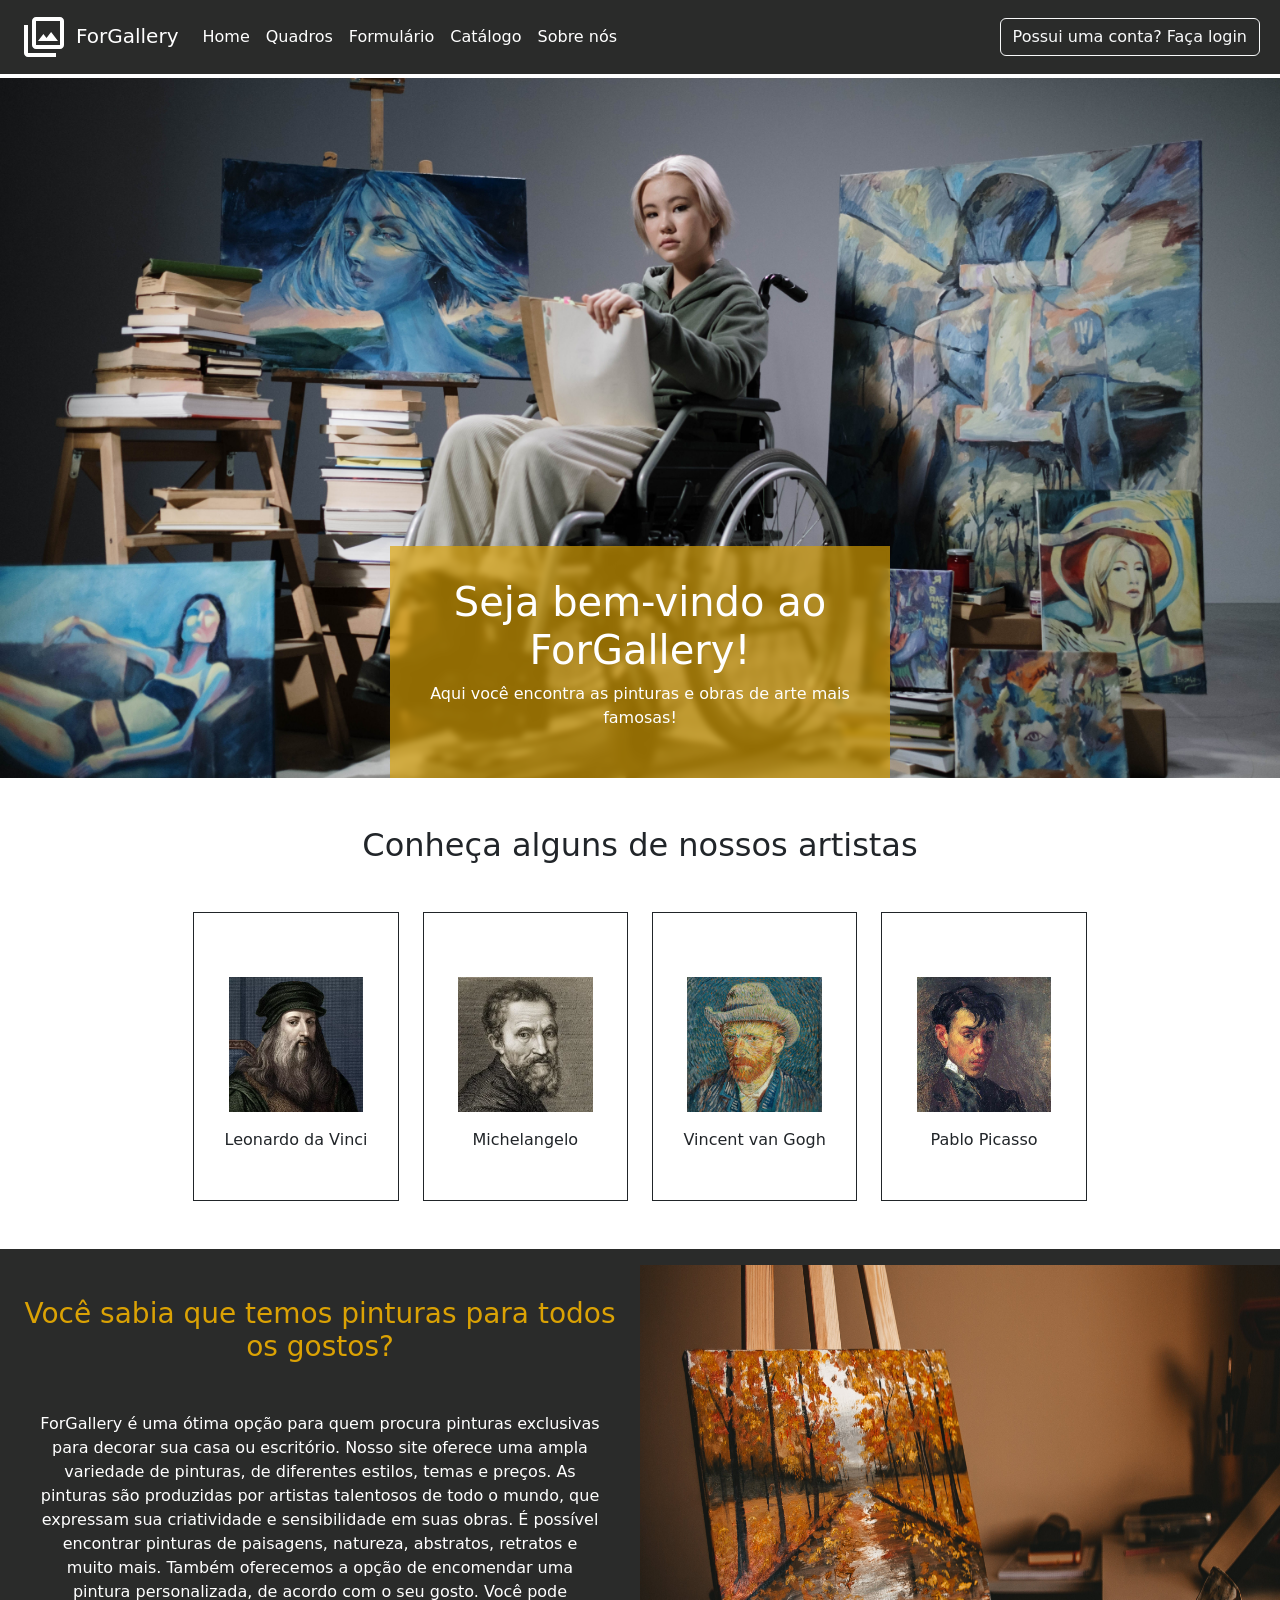
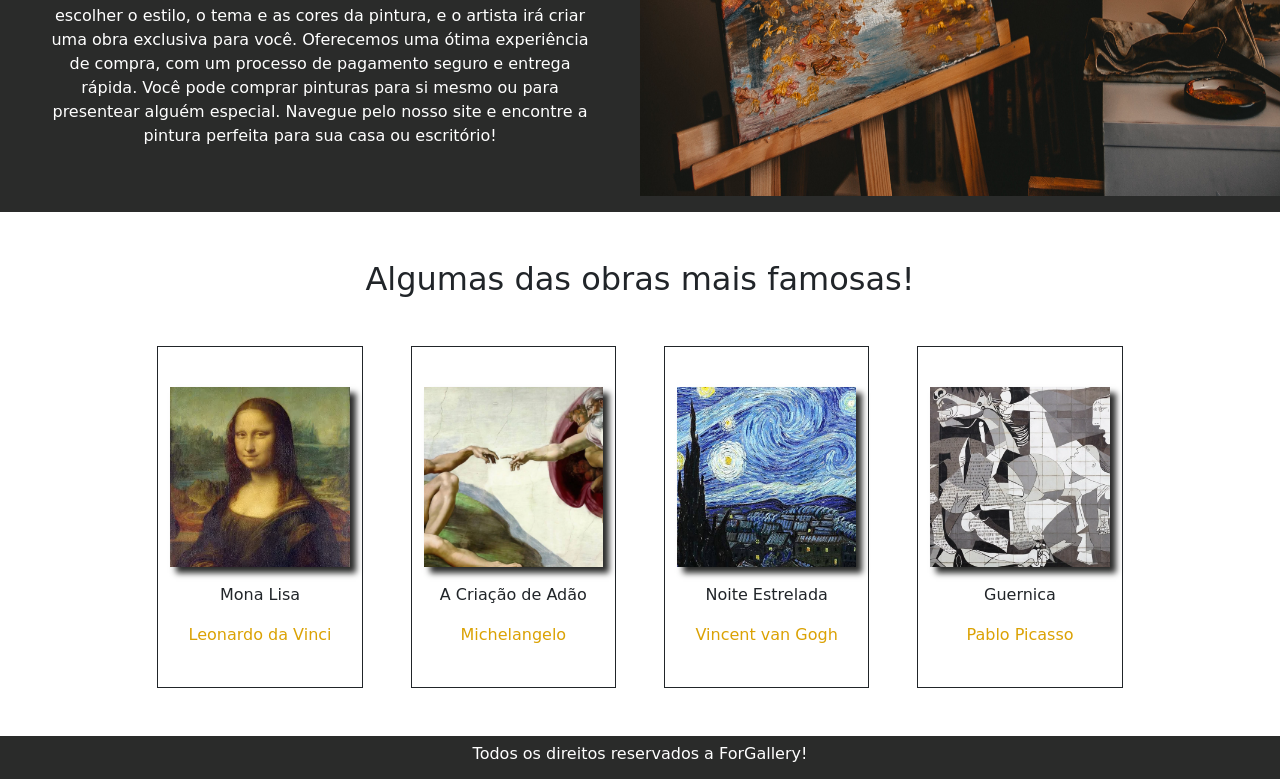
<file: index.html>
<!DOCTYPE html>
<html lang="en">
<head>
    <meta charset="UTF-8">
    <meta http-equiv="X-UA-Compatible" content="IE=edge">
    <meta name="viewport" content="width=device-width, initial-scale=1.0">

    <link rel="shortcut icon" href="images/logo/logo.svg" type="image/x-icon">
    <link href="https://cdn.jsdelivr.net/npm/bootstrap@5.3.8/dist/css/bootstrap.min.css" rel="stylesheet" integrity="sha384-sRIl4kxILFvY47J16cr9ZwB07vP4J8+LH7qKQnuqkuIAvNWLzeN8tE5YBujZqJLB" crossorigin="anonymous">
    <link rel="stylesheet" href="style/style.css">

    <title>ForGallery - Home</title>
</head>
<body>
    
    <div id="root" class="container-fluid p-0 m-0">
        <header id="navHeader" class="container-fluid p-0 m-0">
            <nav class="navbar navbar-expand-lg p-2">
                <div class="container-fluid">
                  <a class="navbar-brand" style="color: var(--branco);" href="index.html"><img src="images/logo/logo.svg" class="me-2" style="width: 3rem;" alt="">ForGallery</a>
                  <button class="navbar-toggler" type="button" data-bs-toggle="collapse" data-bs-target="#navbarSupportedContent" aria-controls="navbarSupportedContent" aria-expanded="false" aria-label="Toggle navigation">
                    <svg xmlns="http://www.w3.org/2000/svg" width="25" height="25" fill="white" class="bi bi-list" viewBox="0 0 16 16">
                      <path fill-rule="evenodd" d="M2.5 12a.5.5 0 0 1 .5-.5h10a.5.5 0 0 1 0 1H3a.5.5 0 0 1-.5-.5m0-4a.5.5 0 0 1 .5-.5h10a.5.5 0 0 1 0 1H3a.5.5 0 0 1-.5-.5m0-4a.5.5 0 0 1 .5-.5h10a.5.5 0 0 1 0 1H3a.5.5 0 0 1-.5-.5"/>
                    </svg>
                  </button>
                  <div class="collapse navbar-collapse" id="navbarSupportedContent">
                    <ul class="navbar-nav me-auto mb-2 mb-lg-0">
                      <li class="nav-item">
                        <a class="nav-link active" aria-current="page" href="index.html">Home</a>
                      </li>
                      <li class="nav-item">
                        <a class="nav-link" href="pages/quadros.html">Quadros</a>
                      </li>
                      <li class="nav-item">
                        <a class="nav-link" href="pages/formulario.html">Formulário</a>
                      </li>
                      <li class="nav-item">
                        <a class="nav-link" href="pages/catalogo.html">Catálogo</a>
                      </li>
                      <li class="nav-item">
                        <a class="nav-link" href="pages/sobreNos.html">Sobre nós</a>
                      </li>
                    </ul>
                    
                    <a href="pages/login.html">
                      <button class="btn btn-outline-light" type="button">Possui uma conta? Faça login</button>
                    </a>
                  </div>
                </div>
              </nav>
        </header>

        <main>
            <section id="bannerSection" class="container-fluid p-0 my-1 d-flex align-items-end justify-content-center">
                <div id="infoBanner">
                  <h1 class="text-center">Seja bem-vindo ao ForGallery!</h1>
                  <p class="text-center">Aqui você encontra as pinturas e obras de arte mais famosas!</p>
                </div>
            </section>

            <section id="artistasSection" class="container-fluid text-center my-5">
                <h2 class="text-center my-5">Conheça alguns de nossos artistas</h2>
                <div id="alinhamentoArtistas" class="d-flex justify-content-center">
                  <div class="container-fluid flex-wrap row d-flex justify-content-center gap-4">
                    <div id="leo" class="py-5 border border-dark col-md-2 col-sm-9 d-flex flex-column align-items-center">
                      <img src="images/artistasSection/leo.png" class="w-75 my-3" alt="">
                      Leonardo da Vinci
                    </div>
                    <div id="mic" class="py-5 border border-dark col-md-2 col-sm-9 d-flex flex-column align-items-center">
                      <img src="images/artistasSection/michelangelo.png" class="w-75 my-3" alt="">
                      Michelangelo
                    </div>
                    <div id="vin" class="py-5 border border-dark col-md-2 col-sm-9 d-flex flex-column align-items-center">
                      <img src="images/artistasSection/vicent.png" class="w-75 my-3" alt="">
                      Vincent van Gogh
                    </div>
                    <div id="pal" class="py-5 border border-dark col-md-2 col-sm-9 d-flex flex-column align-items-center">
                      <img src="images/artistasSection/pablo.png" class="w-75 my-3" alt="">
                      Pablo Picasso
                    </div>
                  </div>
                </div>
              </section>
  
              <section id="voceSabiaSection" class="container-fluid my-2 p-0">
                <div id="voceSabiaDiv" class="container-fluid d-flex justify-content-center py-3 px-0" style="background-color: var(--preto);">
                  <aside class="w-50 py-2 px-3 d-flex align-items-center justify-content-center flex-column" id="texto">
                    <h3 class="text-center my-4" style="color: var(--amarelo);">Você sabia que temos pinturas para todos os gostos?</h3>
                    <p style="color: var(--branco);" class="text-center d-none d-md-flex p-4">ForGallery é uma ótima opção para quem procura pinturas exclusivas para decorar sua casa ou escritório. Nosso site oferece uma ampla variedade de pinturas, de diferentes estilos, temas e preços. As pinturas são produzidas por artistas talentosos de todo o mundo, que expressam sua criatividade e sensibilidade em suas obras. É possível encontrar pinturas de paisagens, natureza, abstratos, retratos e muito mais. Também oferecemos a opção de encomendar uma pintura personalizada, de acordo com o seu gosto. Você pode escolher o estilo, o tema e as cores da pintura, e o artista irá criar uma obra exclusiva para você. Oferecemos uma ótima experiência de compra, com um processo de pagamento seguro e entrega rápida. Você pode comprar pinturas para si mesmo ou para presentear alguém especial. Navegue pelo nosso site e encontre a pintura perfeita para sua casa ou escritório!</p>
                    <p style="color: var(--branco);" class="text-center d-md-none d-sm-flex p-4">ForGallery é uma ótima opção para quem procura pinturas exclusivas para decorar sua casa ou escritório. Nosso site oferece uma ampla variedade de pinturas, de diferentes estilos, temas e preços. As pinturas são produzidas por artistas talentosos de todo o mundo, que expressam sua criatividade e sensibilidade em suas obras.</p>
                  </aside>
                  <aside class="w-50 d-none d-lg-flex justify-content-center" id="imagem">
                    <img id="imgVoceSabia" class="w-100" src="images/banners/bannerVoce.jpg" alt="">
                  </aside>
                </div>
              </section>

              <section id="pinturasSection" class="container-fluid text-center my-5">
                <h2 class="text-center my-5">Algumas das obras mais famosas!</h2>
                <div id="alinhamentoPinturas" class="d-flex justify-content-center">
                  <div class="container-fluid row d-flex justify-content-center gap-5">
                    <div id="leo" class="py-4 border border-dark col-md-2 col-sm-9 d-flex flex-column align-items-center">
                      <img id="imgObras" src="images/obrasSection/monaLisa.png" class="w-100 my-3" alt="">
                      <p>Mona Lisa</p>
                      <p style="color: var(--amarelo);">Leonardo da Vinci</p>
                    </div>
                    <div id="mic" class="py-4 border border-dark col-md-2 col-sm-9 d-flex flex-column align-items-center">
                      <img id="imgObras" src="images/obrasSection/aCriacaoDeAdao.png" class="w-100 my-3" alt="">
                      <p>A Criação de Adão</p>
                      <p style="color: var(--amarelo);">Michelangelo</p>
                    </div>
                    <div id="vin" class="py-4 border border-dark col-md-2 col-sm-9 d-flex flex-column align-items-center">
                      <img id="imgObras" src="images/obrasSection/noiteEstrelada.png" class="w-100 my-3" alt="">
                      <p>Noite Estrelada</p>
                      <p style="color: var(--amarelo);">Vincent van Gogh</p>
                    </div>
                    <div id="pal" class="py-4 border border-dark col-md-2 col-sm-9 d-flex flex-column align-items-center">
                      <img id="imgObras" src="images/obrasSection/guernica.png" class="w-100 my-3" alt="">
                      <p>Guernica</p>
                      <p style="color: var(--amarelo);">Pablo Picasso</p>
                    </div>
                  </div>
                </div>
              </section>
        </main>

        <footer class="text-center py-2">
            <h6>Todos os direitos reservados a ForGallery!</h6>
        </footer>
    </div>

    <script src="https://cdn.jsdelivr.net/npm/bootstrap@5.3.8/dist/js/bootstrap.bundle.min.js" integrity="sha384-FKyoEForCGlyvwx9Hj09JcYn3nv7wiPVlz7YYwJrWVcXK/BmnVDxM+D2scQbITxI" crossorigin="anonymous"></script>
    <script src="https://cdn.jsdelivr.net/npm/@popperjs/core@2.11.8/dist/umd/popper.min.js" integrity="sha384-I7E8VVD/ismYTF4hNIPjVp/Zjvgyol6VFvRkX/vR+Vc4jQkC+hVqc2pM8ODewa9r" crossorigin="anonymous"></script>
    <script src="https://cdn.jsdelivr.net/npm/bootstrap@5.3.8/dist/js/bootstrap.min.js" integrity="sha384-G/EV+4j2dNv+tEPo3++6LCgdCROaejBqfUeNjuKAiuXbjrxilcCdDz6ZAVfHWe1Y" crossorigin="anonymous"></script>
</body>
</html>
</file>
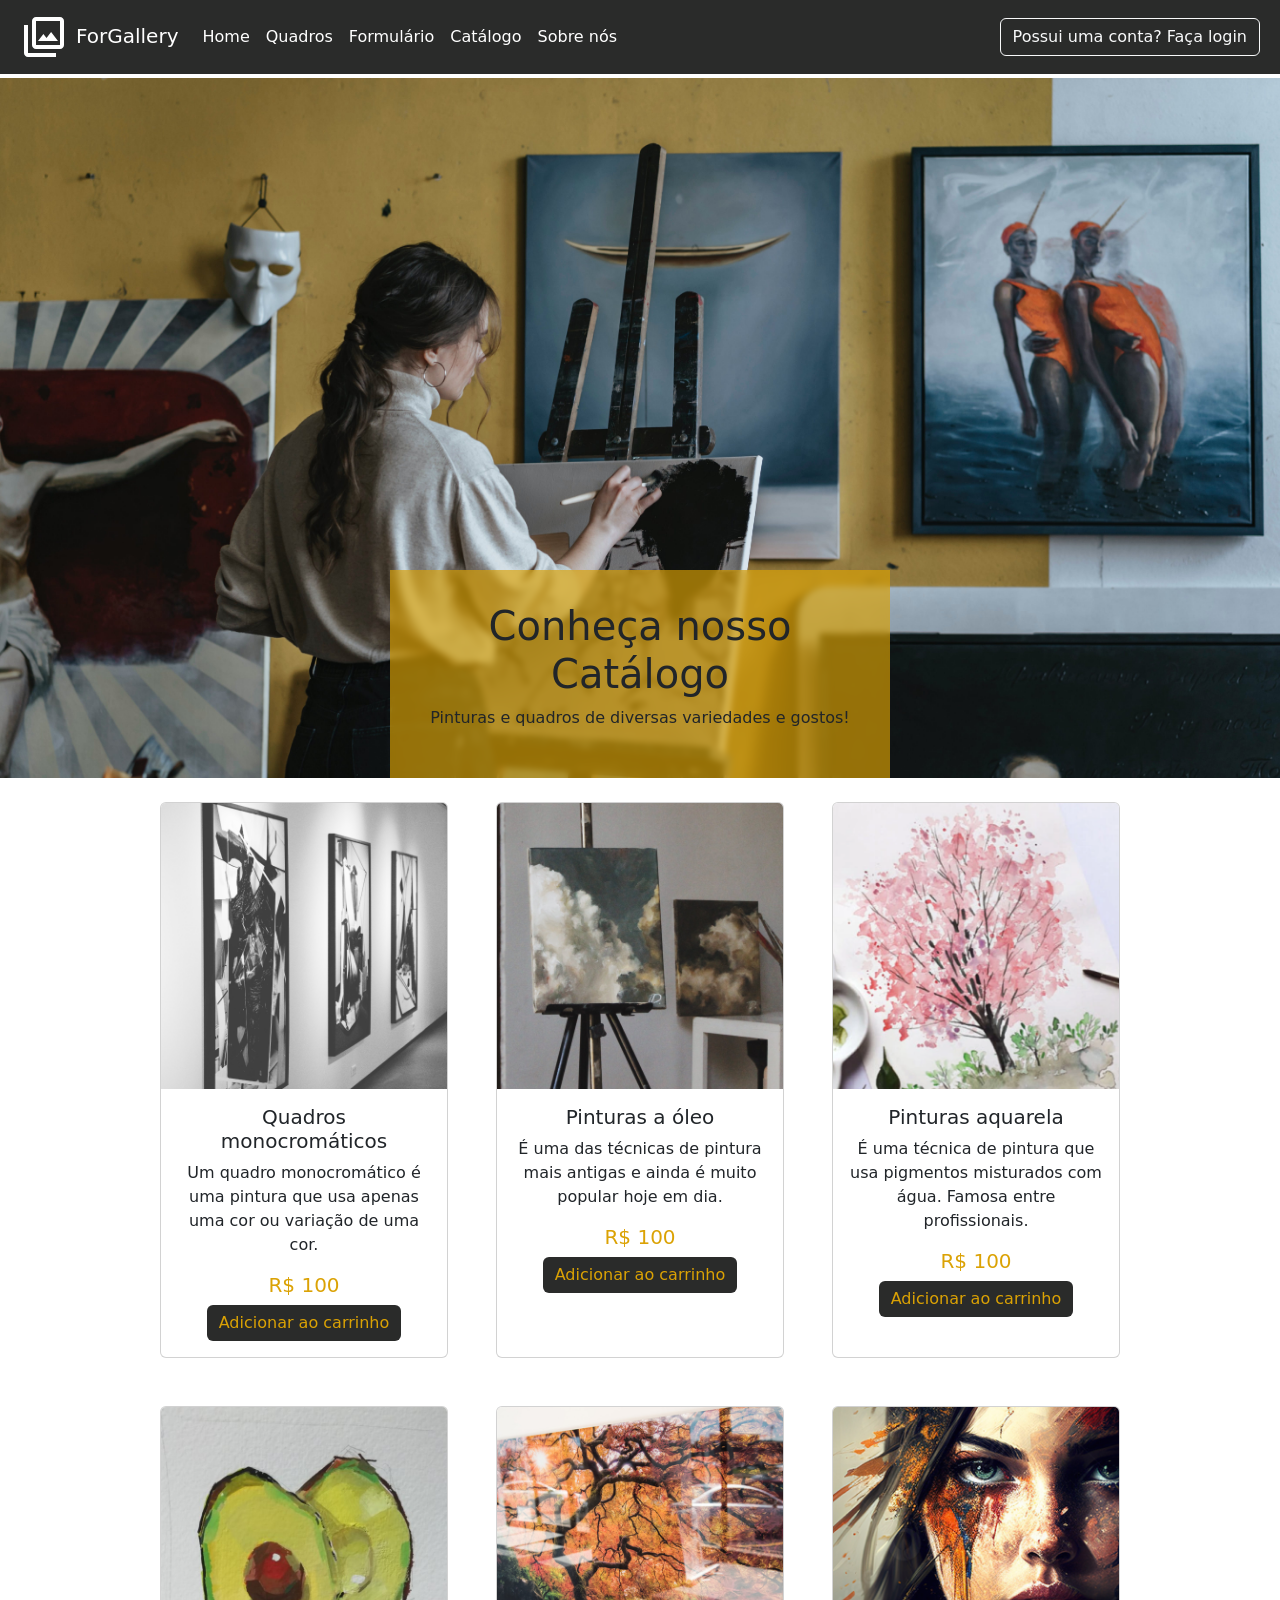
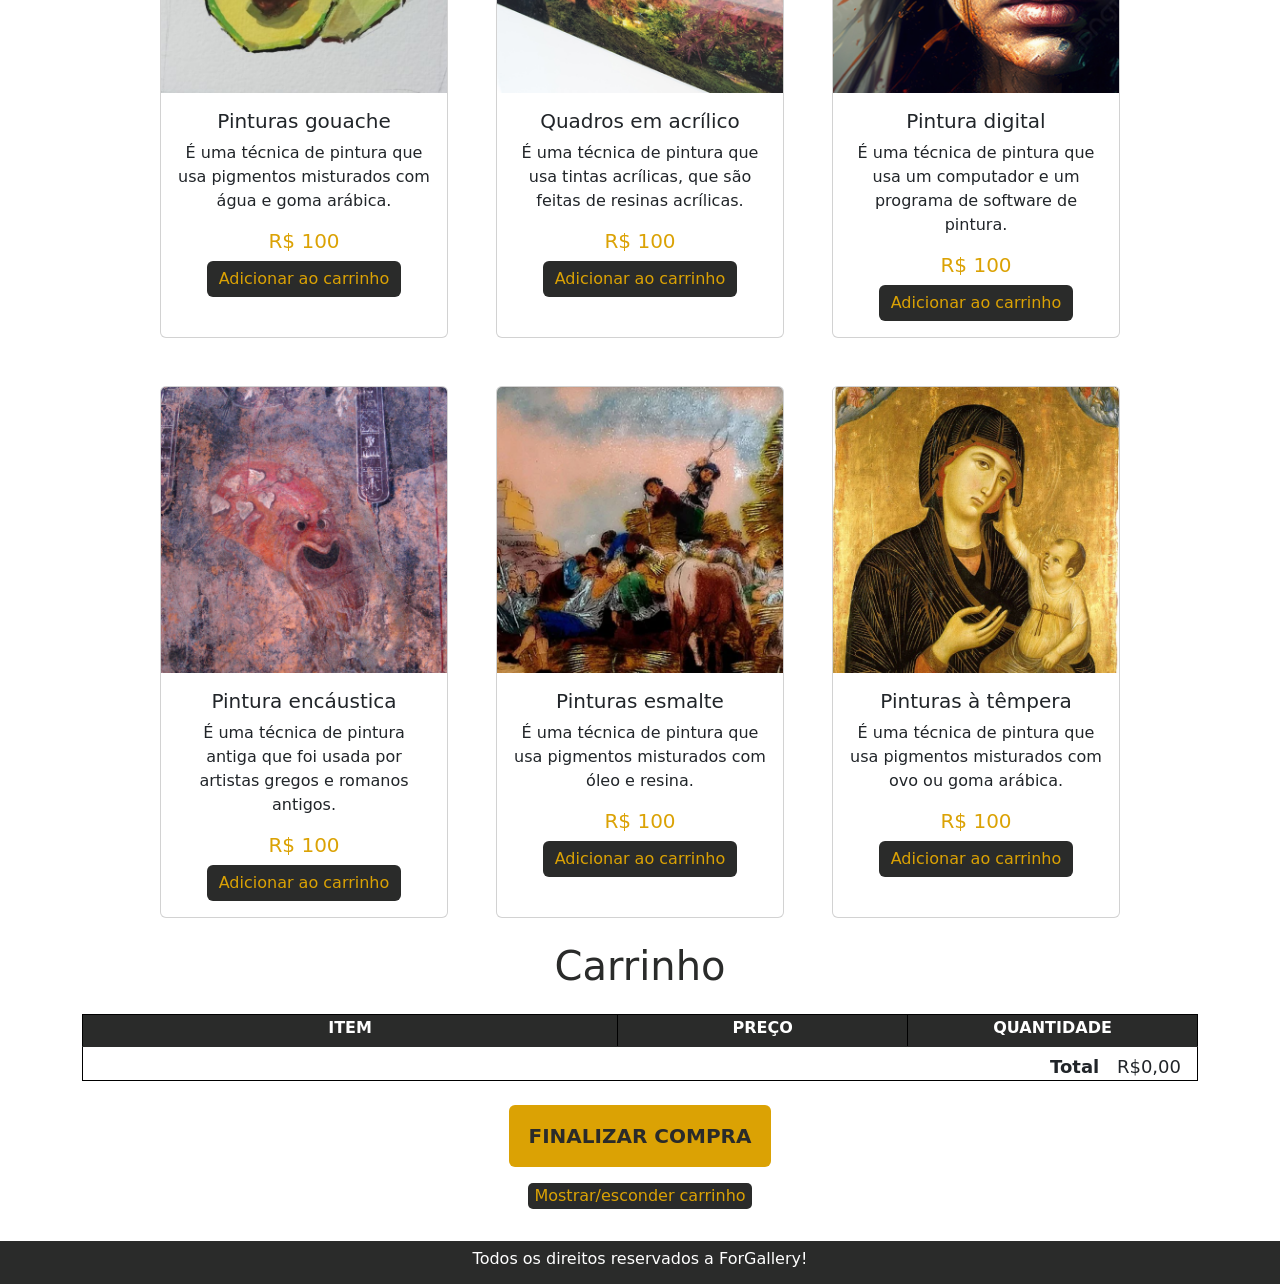
<file: pages/catalogo.html>
<!DOCTYPE html>
<html lang="en">
<head>
    <meta charset="UTF-8">
    <meta http-equiv="X-UA-Compatible" content="IE=edge">
    <meta name="viewport" content="width=device-width, initial-scale=1.0">

    <link rel="shortcut icon" href="../images/logo/logo.svg" type="image/x-icon">
    <link href="https://cdn.jsdelivr.net/npm/bootstrap@5.3.2/dist/css/bootstrap.min.css" rel="stylesheet" integrity="sha384-T3c6CoIi6uLrA9TneNEoa7RxnatzjcDSCmG1MXxSR1GAsXEV/Dwwykc2MPK8M2HN" crossorigin="anonymous">
    <link rel="stylesheet" href="../style/style.css">

    <title>ForGallery - Catálogo</title>
</head>
<body>
    <div id="root" class="container-fluid p-0 m-0">
        <header id="navHeader" class="container-fluid p-0 m-0">
                <nav class="navbar navbar-expand-lg p-2">
                    <div class="container-fluid">
                      <a class="navbar-brand" style="color: var(--branco);" href="../index.html"><img src="../images/logo/logo.svg" class="me-2" style="width: 3rem;" alt="">ForGallery</a>
                      <button class="navbar-toggler" type="button" data-bs-toggle="collapse" data-bs-target="#navbarSupportedContent" aria-controls="navbarSupportedContent" aria-expanded="false" aria-label="Toggle navigation">
                        <svg xmlns="http://www.w3.org/2000/svg" width="25" height="25" fill="white" class="bi bi-list" viewBox="0 0 16 16">
                          <path fill-rule="evenodd" d="M2.5 12a.5.5 0 0 1 .5-.5h10a.5.5 0 0 1 0 1H3a.5.5 0 0 1-.5-.5m0-4a.5.5 0 0 1 .5-.5h10a.5.5 0 0 1 0 1H3a.5.5 0 0 1-.5-.5m0-4a.5.5 0 0 1 .5-.5h10a.5.5 0 0 1 0 1H3a.5.5 0 0 1-.5-.5"/>
                        </svg>
                      </button>
                      <div class="collapse navbar-collapse" id="navbarSupportedContent">
                        <ul class="navbar-nav me-auto mb-2 mb-lg-0">
                          <li class="nav-item">
                            <a class="nav-link active" aria-current="page" href="../index.html">Home</a>
                          </li>
                          <li class="nav-item">
                            <a class="nav-link" href="../pages/quadros.html">Quadros</a>
                          </li>
                          <li class="nav-item">
                            <a class="nav-link" href="../pages/formulario.html">Formulário</a>
                          </li>
                          <li class="nav-item">
                            <a class="nav-link" href="../pages/catalogo.html">Catálogo</a>
                          </li>
                          <li class="nav-item">
                            <a class="nav-link" href="../pages/sobreNos.html">Sobre nós</a>
                          </li>
                        </ul>
                        
                        <a href="../pages/login.html">
                          <button class="btn btn-outline-light" type="button">Possui uma conta? Faça login</button>
                        </a>
                      </div>
                    </div>
                  </nav>
        </header>

        <main>
          <section id="bannerCatalogo" class="container-fluid p-0 my-1 d-flex align-items-end justify-content-center">
            <div id="infoBannerCatalogo" class="text-center">
              <h1>Conheça nosso Catálogo</h1>
              <p>Pinturas e quadros de diversas variedades e gostos!</p>
            </div>
          </section>

            <section id="catalogoSection" class="container-fluid text-center mx-0 my-2 p-0">
                <div id="produtosGrupo" class="d-flex justify-content-center gap-5 flex-wrap container-fluid my-3 p-2">
 
                    <!-- quadros monocromaticos -->
                    <div class="card" style="width: 18rem;">
                        <img src="../images/catalogo/quadros1.png" class="card-img-top" alt="...">
                        <div class="card-body">
                          <h5 class="card-title">Quadros monocromáticos</h5>
                          <p class="card-text">Um quadro monocromático é uma pintura que usa apenas uma cor ou variação de uma cor.</p>
                          <h5 class="card-price" style="color: var(--amarelo);">R$ 100</h5>
                          <button type="button" class="btn">Adicionar ao carrinho</button>
                        </div>
                      </div>

                    <!-- pinturas a óleo -->
                    <div class="card" style="width: 18rem;">
                        <img src="../images/catalogo/quadros2.png" class="card-img-top" alt="...">
                        <div class="card-body">
                          <h5 class="card-title">Pinturas a óleo</h5>
                          <p class="card-text">É uma das técnicas de pintura mais antigas e ainda é muito popular hoje em dia.</p>
                          <h5 class="card-price" style="color: var(--amarelo);">R$ 100</h5>
                          <button type="button" class="btn">Adicionar ao carrinho</button>
                        </div>
                      </div>

                    <!-- pinturas aquarela -->
                    <div class="card" style="width: 18rem;">
                        <img src="../images/catalogo/quadros3.png" class="card-img-top" alt="...">
                        <div class="card-body">
                          <h5 class="card-title">Pinturas aquarela</h5>
                          <p class="card-text">É uma técnica de pintura que usa pigmentos misturados com água. Famosa entre profissionais.</p>
                          <h5 class="card-price" style="color: var(--amarelo);">R$ 100</h5>
                          <button type="button" class="btn">Adicionar ao carrinho</button>
                        </div>
                    </div>

                    <!-- pinturas gouache -->
                    <div class="card" style="width: 18rem;">
                      <img src="../images/catalogo/quadros4.png" class="card-img-top" alt="...">
                      <div class="card-body">
                        <h5 class="card-title">Pinturas gouache</h5>
                        <p class="card-text">É uma técnica de pintura que usa pigmentos misturados com água e goma arábica.</p>
                        <h5 class="card-price" style="color: var(--amarelo);">R$ 100</h5>
                        <button type="button" class="btn">Adicionar ao carrinho</button>
                      </div>
                  </div>

                    <!-- pinturas em acrilico -->
                    <div class="card" style="width: 18rem;">
                      <img src="../images/catalogo/quadros5.png" class="card-img-top" alt="...">
                      <div class="card-body">
                        <h5 class="card-title">Quadros em acrílico</h5>
                        <p class="card-text">É uma técnica de pintura que usa tintas acrílicas, que são feitas de resinas acrílicas.</p>
                        <h5 class="card-price" style="color: var(--amarelo);">R$ 100</h5>
                        <button type="button" class="btn">Adicionar ao carrinho</button>
                      </div>
                  </div>

                    <!-- pinturas digitais -->
                    <div class="card" style="width: 18rem;">
                      <img src="../images/catalogo/quadros6.png" class="card-img-top" alt="...">
                      <div class="card-body">
                        <h5 class="card-title">Pintura digital</h5>
                        <p class="card-text">É uma técnica de pintura que usa um computador e um programa de software de pintura.</p>
                        <h5 class="card-price" style="color: var(--amarelo);">R$ 100</h5>
                        <button type="button" class="btn">Adicionar ao carrinho</button>
                      </div>
                  </div>

                    <!-- pinturas encáustica  -->
                    <div class="card" style="width: 18rem;">
                      <img src="../images/catalogo/quadros7.png" class="card-img-top" alt="...">
                      <div class="card-body">
                        <h5 class="card-title">Pintura encáustica</h5>
                        <p class="card-text">É uma técnica de pintura antiga que foi usada por artistas gregos e romanos antigos.</p>
                        <h5 class="card-price" style="color: var(--amarelo);">R$ 100</h5>
                        <button type="button" class="btn">Adicionar ao carrinho</button>
                      </div>
                  </div>

                  <!-- quadros em esmalte -->
                  <div class="card" style="width: 18rem;">
                    <img src="../images/catalogo/quadros8.png" class="card-img-top" alt="...">
                    <div class="card-body">
                      <h5 class="card-title">Pinturas esmalte</h5>
                      <p class="card-text">É uma técnica de pintura que usa pigmentos misturados com óleo e resina.</p>
                      <h5 class="card-price" style="color: var(--amarelo);">R$ 100</h5>
                      <button type="button" class="btn">Adicionar ao carrinho</button>
                    </div>
                  </div>

                  <!-- quadros a têmpera  -->
                  <div class="card" style="width: 18rem;">
                    <img src="../images/catalogo/quadros9.png" class="card-img-top" alt="...">
                    <div class="card-body">
                      <h5 class="card-title">Pinturas à têmpera </h5>
                      <p class="card-text">É uma técnica de pintura que usa pigmentos misturados com ovo ou goma arábica.</p>
                      <h5 class="card-price" style="color: var(--amarelo);">R$ 100</h5>
                      <button type="button" class="btn">Adicionar ao carrinho</button>
                    </div>
                  </div>
                </div>

                <section class="container normal-section">
                  <h1 class="section-title mb-4" style="color: var(--preto);">Carrinho</h1>
          
                  <table class="cart-table">
                    <thead>
                      <tr>
                        <th class="table-head-item first-col">Item</th>
                        <th class="table-head-item second-col">Preço</th>
                        <th class="table-head-item third-col">Quantidade</th>
                      </tr>
                    </thead>
          
                    <tbody></tbody>
          
                    <tfoot>
                      <tr>
                        <td colspan="3" class="cart-total-container">
                          <strong>Total</strong>
                          <span>R$0,00</span>
                        </td>
                      </tr>
                    </tfoot>
                  </table>
          
                  <button type="button" class="purchase-button">Finalizar Compra</button>
                  <button type="button" id="btnListar" class="my-3">Mostrar/esconder carrinho</button>
                </section>

                <div id="resposta">
                  <p></p>
                </div>
            </section>
        </main>

        <footer class="text-center py-2">
            <h6>Todos os direitos reservados a ForGallery!</h6>
        </footer>
    </div>

    <script src="https://cdn.jsdelivr.net/npm/@popperjs/core@2.11.8/dist/umd/popper.min.js" integrity="sha384-I7E8VVD/ismYTF4hNIPjVp/Zjvgyol6VFvRkX/vR+Vc4jQkC+hVqc2pM8ODewa9r" crossorigin="anonymous"></script>
    <script src="https://cdn.jsdelivr.net/npm/bootstrap@5.3.2/dist/js/bootstrap.min.js" integrity="sha384-BBtl+eGJRgqQAUMxJ7pMwbEyER4l1g+O15P+16Ep7Q9Q+zqX6gSbd85u4mG4QzX+" crossorigin="anonymous"></script>
    <script src="../js/jquery-3.7.1.js"></script>
    <script src="../js/script.js"></script>
  </body>
</html>
</file>
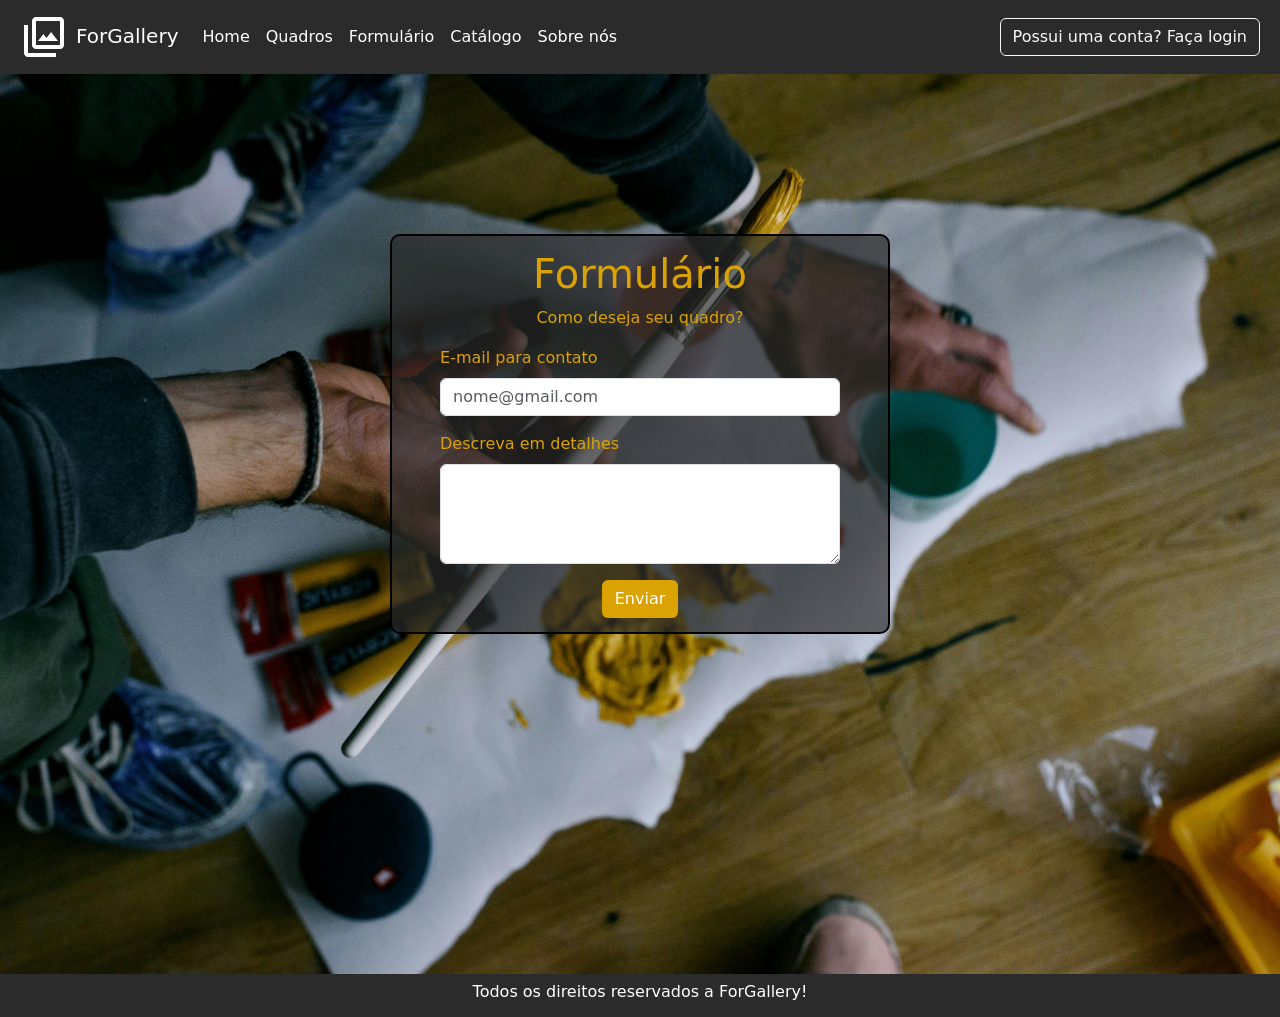
<file: pages/formulario.html>
<!DOCTYPE html>
<html lang="en">
<head>
    <meta charset="UTF-8">
    <meta http-equiv="X-UA-Compatible" content="IE=edge">
    <meta name="viewport" content="width=device-width, initial-scale=1.0">

    <link rel="shortcut icon" href="../images/logo/logo.svg" type="image/x-icon">
    <link href="https://cdn.jsdelivr.net/npm/bootstrap@5.3.2/dist/css/bootstrap.min.css" rel="stylesheet" integrity="sha384-T3c6CoIi6uLrA9TneNEoa7RxnatzjcDSCmG1MXxSR1GAsXEV/Dwwykc2MPK8M2HN" crossorigin="anonymous">
    <link rel="stylesheet" href="../style/style.css">

    <title>ForGallery - Formulário</title>
</head>
<body>
    <div id="root" class="container-fluid p-0 m-0">
        <header id="navHeader" class="container-fluid p-0 m-0">
            <nav class="navbar navbar-expand-lg p-2">
                <div class="container-fluid">
                  <a class="navbar-brand" style="color: var(--branco);" href="../index.html"><img src="../images/logo/logo.svg" class="me-2" style="width: 3rem;" alt="">ForGallery</a>
                  <button class="navbar-toggler" type="button" data-bs-toggle="collapse" data-bs-target="#navbarSupportedContent" aria-controls="navbarSupportedContent" aria-expanded="false" aria-label="Toggle navigation">
                    <svg xmlns="http://www.w3.org/2000/svg" width="25" height="25" fill="white" class="bi bi-list" viewBox="0 0 16 16">
                      <path fill-rule="evenodd" d="M2.5 12a.5.5 0 0 1 .5-.5h10a.5.5 0 0 1 0 1H3a.5.5 0 0 1-.5-.5m0-4a.5.5 0 0 1 .5-.5h10a.5.5 0 0 1 0 1H3a.5.5 0 0 1-.5-.5m0-4a.5.5 0 0 1 .5-.5h10a.5.5 0 0 1 0 1H3a.5.5 0 0 1-.5-.5"/>
                    </svg>
                  </button>
                  <div class="collapse navbar-collapse" id="navbarSupportedContent">
                    <ul class="navbar-nav me-auto mb-2 mb-lg-0">
                      <li class="nav-item">
                        <a class="nav-link active" aria-current="page" href="../index.html">Home</a>
                      </li>
                      <li class="nav-item">
                        <a class="nav-link" href="../pages/quadros.html">Quadros</a>
                      </li>
                      <li class="nav-item">
                        <a class="nav-link" href="../pages/formulario.html">Formulário</a>
                      </li>
                      <li class="nav-item">
                        <a class="nav-link" href="../pages/catalogo.html">Catálogo</a>
                      </li>
                      <li class="nav-item">
                        <a class="nav-link" href="../pages/sobreNos.html">Sobre nós</a>
                      </li>
                    </ul>
                    
                    <a href="../pages/login.html">
                      <button class="btn btn-outline-light" type="button">Possui uma conta? Faça login</button>
                    </a>
                  </div>
                </div>
              </nav>
        </header>

        <main>
          <div id="formulario" class="container-fluid p-0 m-0 d-flex justify-content-center">
            <div id="formAlinhamento" class="d-flex align-items-center justify-content-center flex-column">
              <h1 class="text-center" style="color: var(--amarelo);">Formulário</h1>
              <p class="text-center">Como deseja seu quadro?</p>
              <div class="mb-3">
                <label for="exampleFormControlInput1" class="form-label">E-mail para contato</label>
                <input type="email" class="form-control" id="exampleFormControlInput1" placeholder="nome@gmail.com">
              </div>
              <div class="mb-3">
                <label for="exampleFormControlTextarea1" class="form-label">Descreva em detalhes</label>
                <textarea class="form-control" id="exampleFormControlTextarea1" rows="3"></textarea>
              </div>
              <button type="button" id="btnForm" class="btn">Enviar</button>
            </div>
        </div>
        </main>

        <footer class="text-center py-2">
            <h6>Todos os direitos reservados a ForGallery!</h6>
        </footer>
    </div>

    <script src="https://cdn.jsdelivr.net/npm/@popperjs/core@2.11.8/dist/umd/popper.min.js" integrity="sha384-I7E8VVD/ismYTF4hNIPjVp/Zjvgyol6VFvRkX/vR+Vc4jQkC+hVqc2pM8ODewa9r" crossorigin="anonymous"></script>
    <script src="https://cdn.jsdelivr.net/npm/bootstrap@5.3.2/dist/js/bootstrap.min.js" integrity="sha384-BBtl+eGJRgqQAUMxJ7pMwbEyER4l1g+O15P+16Ep7Q9Q+zqX6gSbd85u4mG4QzX+" crossorigin="anonymous"></script>

</body>
</html>
</file>
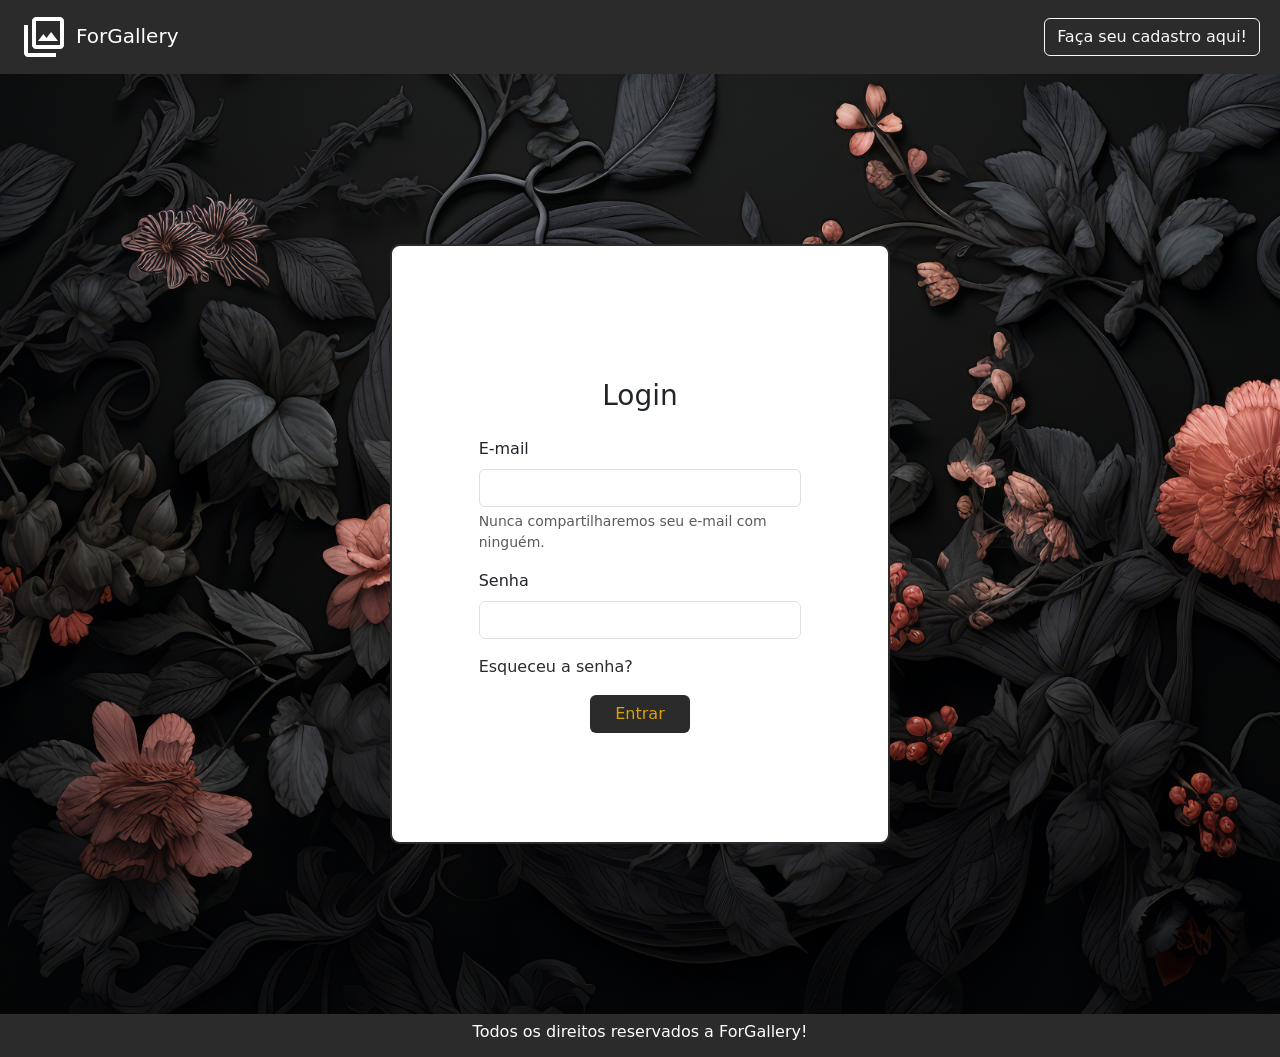
<file: pages/login.html>
<!DOCTYPE html>
<html lang="en">
<head>
    <meta charset="UTF-8">
    <meta http-equiv="X-UA-Compatible" content="IE=edge">
    <meta name="viewport" content="width=device-width, initial-scale=1.0">

    <link rel="shortcut icon" href="../images/imagesLogin/logo/logo.svg" type="image/x-icon">
    <link href="https://cdn.jsdelivr.net/npm/bootstrap@5.3.2/dist/css/bootstrap.min.css" rel="stylesheet" integrity="sha384-T3c6CoIi6uLrA9TneNEoa7RxnatzjcDSCmG1MXxSR1GAsXEV/Dwwykc2MPK8M2HN" crossorigin="anonymous">
    <link rel="stylesheet" href="../style/stylesLogin/geral.css">
    <link rel="stylesheet" href="../style/stylesLogin/login.css">

    <title>ForGallery - Login</title>
</head>
<body>
    <div id="root" class="container-fluid p-0 m-0">
        <header>
            <nav class="navbar navbar-expand-lg p-2">
                <div class="container-fluid">
                  <a class="navbar-brand" style="color: var(--branco);" href="../index.html"><img src="../images/imagesLogin/logo/logo.svg" class="me-2" style="width: 3rem;" alt="">ForGallery</a>
                  <button class="navbar-toggler" type="button" data-bs-toggle="collapse" data-bs-target="#navbarSupportedContent" aria-controls="navbarSupportedContent" aria-expanded="false" aria-label="Toggle navigation">
                    <svg xmlns="http://www.w3.org/2000/svg" width="25" height="25" fill="white" class="bi bi-list" viewBox="0 0 16 16">
                      <path fill-rule="evenodd" d="M2.5 12a.5.5 0 0 1 .5-.5h10a.5.5 0 0 1 0 1H3a.5.5 0 0 1-.5-.5m0-4a.5.5 0 0 1 .5-.5h10a.5.5 0 0 1 0 1H3a.5.5 0 0 1-.5-.5m0-4a.5.5 0 0 1 .5-.5h10a.5.5 0 0 1 0 1H3a.5.5 0 0 1-.5-.5"/>
                    </svg>
                  </button>
                  <div class="collapse navbar-collapse" id="navbarSupportedContent">
                    <ul class="navbar-nav me-auto mb-2 mb-lg-0"></ul>
                    <form id="buttonHeader" class="d-flex" role="search">
                      <a href="../pages/pagesLogin/cadastro.html">
                        <button class="btn btn-outline-light" type="button">Faça seu cadastro aqui!</button>
                      </a>
                    </form>
                  </div>
                </div>
              </nav>
        </header>

        <main>
            <div id="formulario" class="container-fluid p-0 m-0 d-flex justify-content-center">
                <div id="alinhamentoForm" class="d-flex align-items-center justify-content-center">
                    <div id="form" class="p-2 d-flex align-items-center justify-content-center flex-column">
                        <h3 class="text-center my-4">Login</h3>
                    <form>
                        <div class="mb-3">
                          <label for="exampleInputEmail1" class="form-label">E-mail</label>
                          <input type="email" class="form-control" id="exampleInputEmail1" aria-describedby="emailHelp">
                          <div id="emailHelp" class="form-text">Nunca compartilharemos seu e-mail com ninguém.</div>
                        </div>
                        <div class="mb-3">
                          <label for="exampleInputPassword1" class="form-label">Senha</label>
                          <input type="password" class="form-control" id="exampleInputPassword1">
                        </div>
                        <div id="links" class="my-3">
                            <a href="../pages/pagesLogin/esqueciASenha.html">Esqueceu a senha?</a>
                        </div>
                        <div id="btnLogin" class="d-flex justify-content-center">
                            <button type="submit" class="btn">Entrar</button>
                        </div>
                      </form>
                    </div>
                </div>
            </div>
        </main>

        <footer class="text-center py-2">
            <h6>Todos os direitos reservados a ForGallery!</h6>
        </footer>
    </div>

    <script src="https://cdn.jsdelivr.net/npm/@popperjs/core@2.11.8/dist/umd/popper.min.js" integrity="sha384-I7E8VVD/ismYTF4hNIPjVp/Zjvgyol6VFvRkX/vR+Vc4jQkC+hVqc2pM8ODewa9r" crossorigin="anonymous"></script>
    <script src="https://cdn.jsdelivr.net/npm/bootstrap@5.3.2/dist/js/bootstrap.min.js" integrity="sha384-BBtl+eGJRgqQAUMxJ7pMwbEyER4l1g+O15P+16Ep7Q9Q+zqX6gSbd85u4mG4QzX+" crossorigin="anonymous"></script>
</body>
</html>
</file>
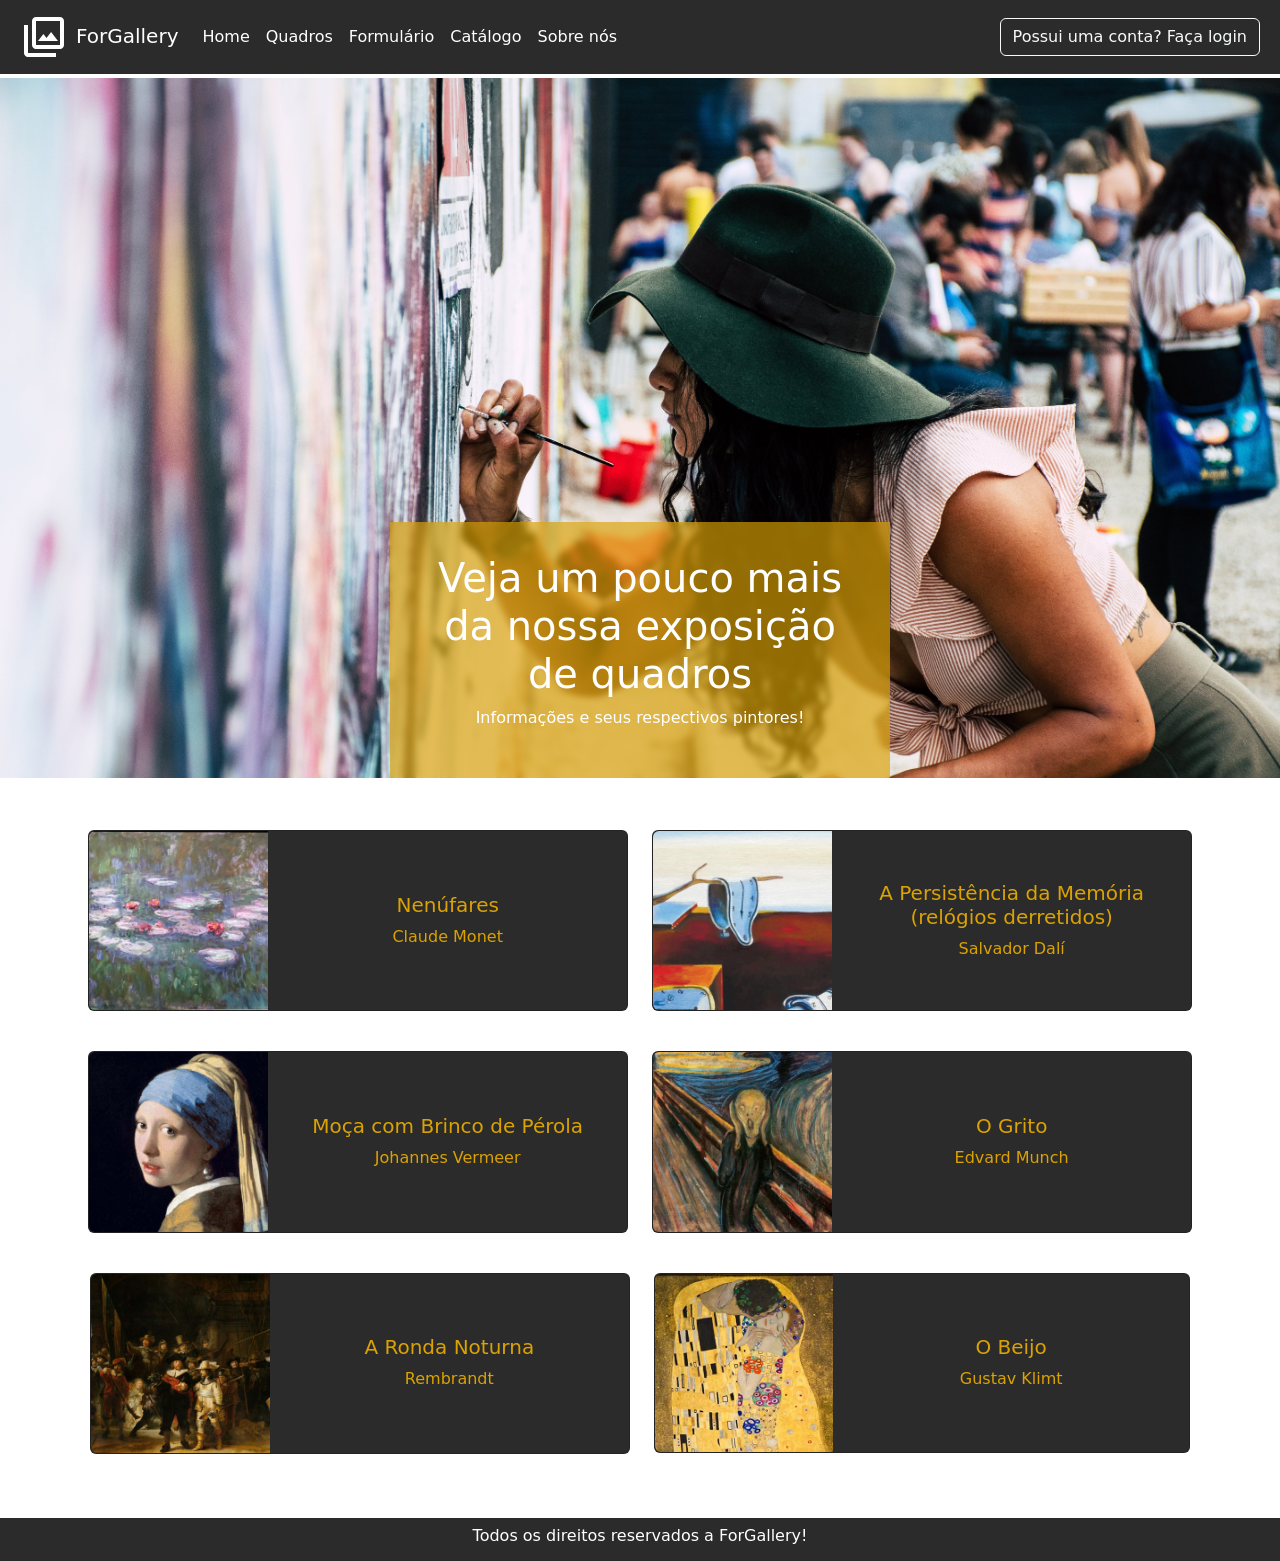
<file: pages/quadros.html>
<!DOCTYPE html>
<html lang="en">
<head>
    <meta charset="UTF-8">
    <meta http-equiv="X-UA-Compatible" content="IE=edge">
    <meta name="viewport" content="width=device-width, initial-scale=1.0">

    <link rel="shortcut icon" href="../images/logo/logo.svg" type="image/x-icon">
    <link href="https://cdn.jsdelivr.net/npm/bootstrap@5.3.2/dist/css/bootstrap.min.css" rel="stylesheet" integrity="sha384-T3c6CoIi6uLrA9TneNEoa7RxnatzjcDSCmG1MXxSR1GAsXEV/Dwwykc2MPK8M2HN" crossorigin="anonymous">
    <link rel="stylesheet" href="../style/style.css">

    <title>ForGallery - Quadros</title>
</head>
<body>
    <div id="root" class="container-fluid p-0 m-0">
        <header id="navHeader" class="container-fluid p-0 m-0">
            <nav class="navbar navbar-expand-lg p-2">
                <div class="container-fluid">
                  <a class="navbar-brand" style="color: var(--branco);" href="../index.html"><img src="../images/logo/logo.svg" class="me-2" style="width: 3rem;" alt="">ForGallery</a>
                  <button class="navbar-toggler" type="button" data-bs-toggle="collapse" data-bs-target="#navbarSupportedContent" aria-controls="navbarSupportedContent" aria-expanded="false" aria-label="Toggle navigation">
                    <svg xmlns="http://www.w3.org/2000/svg" width="25" height="25" fill="white" class="bi bi-list" viewBox="0 0 16 16">
                      <path fill-rule="evenodd" d="M2.5 12a.5.5 0 0 1 .5-.5h10a.5.5 0 0 1 0 1H3a.5.5 0 0 1-.5-.5m0-4a.5.5 0 0 1 .5-.5h10a.5.5 0 0 1 0 1H3a.5.5 0 0 1-.5-.5m0-4a.5.5 0 0 1 .5-.5h10a.5.5 0 0 1 0 1H3a.5.5 0 0 1-.5-.5"/>
                    </svg>
                  </button>
                  <div class="collapse navbar-collapse" id="navbarSupportedContent">
                    <ul class="navbar-nav me-auto mb-2 mb-lg-0">
                      <li class="nav-item">
                        <a class="nav-link active" aria-current="page" href="../index.html">Home</a>
                      </li>
                      <li class="nav-item">
                        <a class="nav-link" href="../pages/quadros.html">Quadros</a>
                      </li>
                      <li class="nav-item">
                        <a class="nav-link" href="../pages/formulario.html">Formulário</a>
                      </li>
                      <li class="nav-item">
                        <a class="nav-link" href="../pages/catalogo.html">Catálogo</a>
                      </li>
                      <li class="nav-item">
                        <a class="nav-link" href="../pages/sobreNos.html">Sobre nós</a>
                      </li>
                    </ul>
                    
                    <a href="../pages/login.html">
                      <button class="btn btn-outline-light" type="button">Possui uma conta? Faça login</button>
                    </a>
                  </div>
                </div>
              </nav>
        </header>

        <main>
            <section id="bannerQuadros" class="container-fluid p-0 my-1 d-flex align-items-end justify-content-center">
                <div id="infoBanner">
                  <h1 class="text-center">Veja um pouco mais da nossa exposição de quadros</h1>
                  <p class="text-center">Informações e seus respectivos pintores!</p>
                </div>
            </section>

            <section class="container-fluid p-0 m-0">
                <div id="alinhamentoQuadros" class="d-flex justify-content-center align-items-center flex-wrap gap-4 py-5">
                    <div class="card mb-3" style="max-width: 540px; background-color: var(--preto); color: var(--amarelo);">
                        <div class="row g-0">
                          <div class="col-md-4 d-flex justify-content-center">
                            <img src="../images/quadrosSection/Los_nenúfares_(Monet) 1.png" class="img-fluid rounded-start" alt="...">
                          </div>
                          <div class="col-md-8 d-flex justify-content-center align-items-center">
                            <div class="card-body d-flex justify-content-center flex-column">
                              <h5 class="card-title text-center">Nenúfares</h5>
                              <p class="card-text text-center">Claude Monet</p>
                            </div>
                          </div>
                        </div>
                    </div>

                    <div class="card mb-3" style="max-width: 540px; background-color: var(--preto); color: var(--amarelo);">
                      <div class="row g-0">
                        <div class="col-md-4 d-flex justify-content-center">
                          <img src="../images/quadrosSection/a-persistencia-da-memoria-de-salvador-dali-og 1.png" class="img-fluid rounded-start" alt="...">
                        </div>
                        <div class="col-md-8 d-flex justify-content-center align-items-center">
                          <div class="card-body d-flex justify-content-center flex-column">
                            <h5 class="card-title text-center">A Persistência da Memória (relógios derretidos)</h5>
                            <p class="card-text text-center">Salvador Dalí</p>
                          </div>
                        </div>
                      </div>
                    </div>

                    <div class="card mb-3" style="max-width: 540px; background-color: var(--preto); color: var(--amarelo);">
                      <div class="row g-0">
                        <div class="col-md-4 d-flex justify-content-center">
                          <img src="../images/quadrosSection/2048px-Meisje_met_de_parel 1.png" class="img-fluid rounded-start" alt="...">
                        </div>
                        <div class="col-md-8 d-flex justify-content-center align-items-center">
                          <div class="card-body d-flex justify-content-center flex-column">
                            <h5 class="card-title text-center">Moça com Brinco de Pérola</h5>
                            <p class="card-text text-center">Johannes Vermeer</p>
                          </div>
                        </div>
                      </div>
                    </div>

                    <div class="card mb-3" style="max-width: 540px; background-color: var(--preto); color: var(--amarelo);">
                      <div class="row g-0">
                        <div class="col-md-4 d-flex justify-content-center">
                          <img src="../images/quadrosSection/o-grito-og 1.png" class="img-fluid rounded-start" alt="...">
                        </div>
                        <div class="col-md-8 d-flex justify-content-center align-items-center">
                          <div class="card-body d-flex justify-content-center flex-column">
                            <h5 class="card-title text-center">O Grito</h5>
                            <p class="card-text text-center">Edvard Munch</p>
                          </div>
                        </div>
                      </div>
                    </div>

                    <div class="card mb-3" style="max-width: 540px; background-color: var(--preto); color: var(--amarelo);">
                      <div class="row g-0">
                        <div class="col-md-4 d-flex justify-content-center">
                          <img src="../images/quadrosSection/La_ronda_de_noche,_por_Rembrandt_van_Rijn 1.png" class="img-fluid rounded-start" alt="...">
                        </div>
                        <div class="col-md-8 d-flex justify-content-center align-items-center">
                          <div class="card-body d-flex justify-content-center flex-column">
                            <h5 class="card-title text-center">A Ronda Noturna</h5>
                            <p class="card-text text-center">Rembrandt</p>
                          </div>
                        </div>
                      </div>
                    </div>

                    <div class="card mb-3" style="max-width: 540px; background-color: var(--preto); color: var(--amarelo);">
                      <div class="row g-0">
                        <div class="col-md-4 d-flex justify-content-center">
                          <img src="../images/quadrosSection/capa-ftc-o-beijo-gustav-klimt-01 1.png" class="img-fluid rounded-start" alt="...">
                        </div>
                        <div class="col-md-8 d-flex justify-content-center align-items-center">
                          <div class="card-body d-flex justify-content-center flex-column">
                            <h5 class="card-title text-center">O Beijo</h5>
                            <p class="card-text text-center">Gustav Klimt</p>
                          </div>
                        </div>
                      </div>
                    </div>
                </div>
            </section>
        </main>

        <footer class="text-center py-2">
            <h6>Todos os direitos reservados a ForGallery!</h6>
        </footer>
    </div>

    <script src="https://cdn.jsdelivr.net/npm/@popperjs/core@2.11.8/dist/umd/popper.min.js" integrity="sha384-I7E8VVD/ismYTF4hNIPjVp/Zjvgyol6VFvRkX/vR+Vc4jQkC+hVqc2pM8ODewa9r" crossorigin="anonymous"></script>
    <script src="https://cdn.jsdelivr.net/npm/bootstrap@5.3.2/dist/js/bootstrap.min.js" integrity="sha384-BBtl+eGJRgqQAUMxJ7pMwbEyER4l1g+O15P+16Ep7Q9Q+zqX6gSbd85u4mG4QzX+" crossorigin="anonymous"></script>
</body>
</html>
</file>
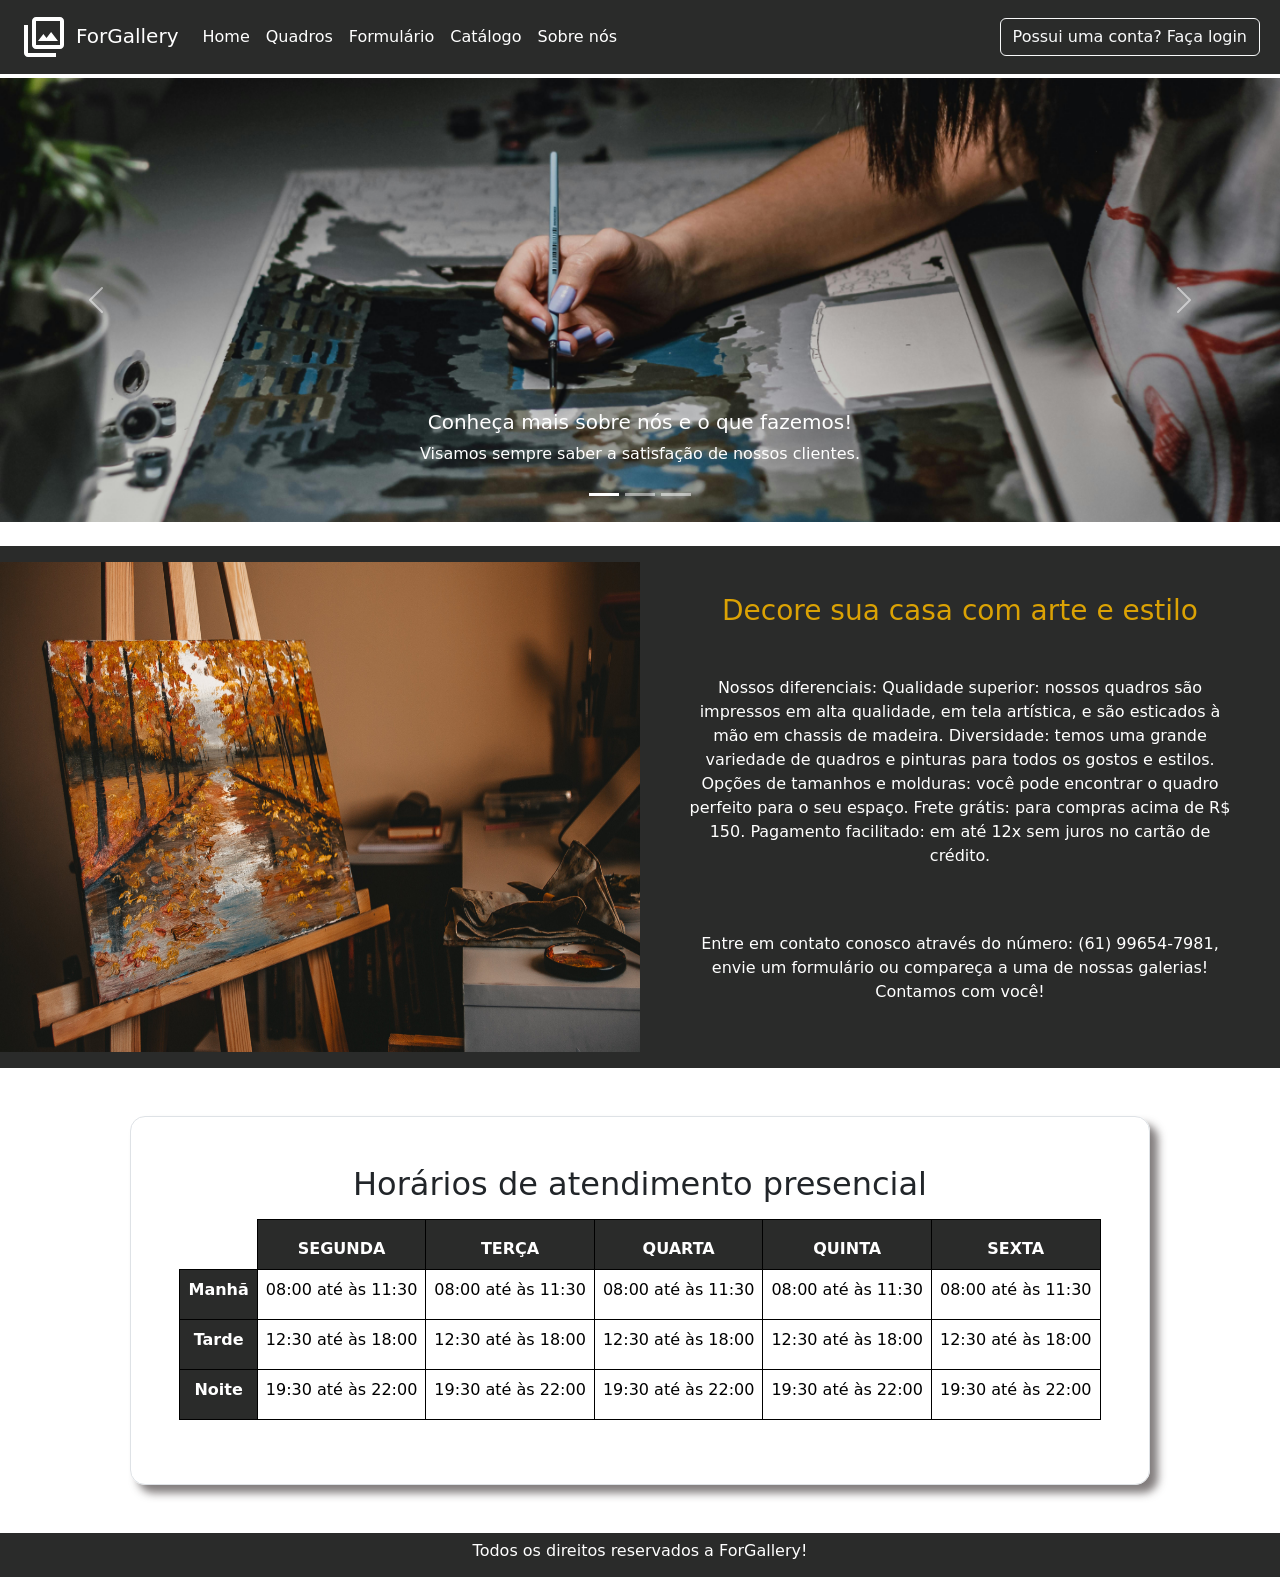
<file: pages/sobreNos.html>
<!DOCTYPE html>
<html lang="en">
<head>
    <meta charset="UTF-8">
    <meta name="viewport" content="width=device-width, initial-scale=1.0">

    <link rel="shortcut icon" href="../images/logo/logo.svg" type="image/x-icon">
    <link href="https://cdn.jsdelivr.net/npm/bootstrap@5.3.2/dist/css/bootstrap.min.css" rel="stylesheet" integrity="sha384-T3c6CoIi6uLrA9TneNEoa7RxnatzjcDSCmG1MXxSR1GAsXEV/Dwwykc2MPK8M2HN" crossorigin="anonymous">
    <link rel="stylesheet" href="../style/style.css">

    <title>ForGallery - Sobre Nós</title>
</head>
<body>
    <div id="root" class="container-fluid p-0 m-0">
        <header id="navHeader" class="container-fluid p-0 m-0">
            <nav class="navbar navbar-expand-lg p-2">
                <div class="container-fluid">
                  <a class="navbar-brand" style="color: var(--branco);" href="../index.html"><img src="../images/logo/logo.svg" class="me-2" style="width: 3rem;" alt="">ForGallery</a>
                  <button class="navbar-toggler" type="button" data-bs-toggle="collapse" data-bs-target="#navbarSupportedContent" aria-controls="navbarSupportedContent" aria-expanded="false" aria-label="Toggle navigation">
                    <svg xmlns="http://www.w3.org/2000/svg" width="25" height="25" fill="white" class="bi bi-list" viewBox="0 0 16 16">
                      <path fill-rule="evenodd" d="M2.5 12a.5.5 0 0 1 .5-.5h10a.5.5 0 0 1 0 1H3a.5.5 0 0 1-.5-.5m0-4a.5.5 0 0 1 .5-.5h10a.5.5 0 0 1 0 1H3a.5.5 0 0 1-.5-.5m0-4a.5.5 0 0 1 .5-.5h10a.5.5 0 0 1 0 1H3a.5.5 0 0 1-.5-.5"/>
                    </svg>
                  </button>
                  <div class="collapse navbar-collapse" id="navbarSupportedContent">
                    <ul class="navbar-nav me-auto mb-2 mb-lg-0">
                      <li class="nav-item">
                        <a class="nav-link active" aria-current="page" href="../index.html">Home</a>
                      </li>
                      <li class="nav-item">
                        <a class="nav-link" href="../pages/quadros.html">Quadros</a>
                      </li>
                      <li class="nav-item">
                        <a class="nav-link" href="../pages/formulario.html">Formulário</a>
                      </li>
                      <li class="nav-item">
                        <a class="nav-link" href="../pages/catalogo.html">Catálogo</a>
                      </li>
                      <li class="nav-item">
                        <a class="nav-link" href="../pages/sobreNos.html">Sobre nós</a>
                      </li>
                    </ul>
                    
                    <a href="../pages/login.html">
                      <button class="btn btn-outline-light" type="button">Possui uma conta? Faça login</button>
                    </a>
                  </div>
                </div>
              </nav>
        </header>
        
        <main>
          <section id="carouselSobreNos" class="container-fluid p-0 my-1">
            <div id="carouselExampleCaptions" class="carousel slide" data-bs-ride="carousel">
              <div class="carousel-indicators">
                <button type="button" data-bs-target="#carouselExampleCaptions" data-bs-slide-to="0" class="active" aria-current="true" aria-label="Slide 1"></button>
                <button type="button" data-bs-target="#carouselExampleCaptions" data-bs-slide-to="1" aria-label="Slide 2"></button>
                <button type="button" data-bs-target="#carouselExampleCaptions" data-bs-slide-to="2" aria-label="Slide 3"></button>
              </div>
              <div class="carousel-inner">
                <div class="carousel-item active">
                  
                  <img src="../images/banners/bannersCarouselCelular/banner3 1.png" class="img-fluid d-md-none w-100" alt="...">
                  <img src="../images/banners/bannersCarouselSobreNos/banner1.png" class="img-fluid d-none d-md-block w-100 w-100" alt="...">
                  <div class="carousel-caption d-none d-md-block">
                    <h5>Conheça mais sobre nós e o que fazemos!</h5>
                    <p>Visamos sempre saber a satisfação de nossos clientes.</p>
                  </div>
                </div>
                <div class="carousel-item">
                  <img src="../images/banners/bannersCarouselCelular/banner2 1.png" class="img-fluid d-md-none w-100" alt="...">
                  <img src="../images/banners/bannersCarouselSobreNos/banner2.png" class="img-fluid d-none d-md-block w-100 w-100" alt="...">
                  <div class="carousel-caption d-none d-md-block">
                    <h5>Não somos uma empresa qualquer</h5>
                    <p>Oferecemos os diversos tipos de variedades de quadros e pinturas, da melhor qualidade e entrega rápida do mercado.</p>
                  </div>
                </div>
                <div class="carousel-item">
                  <img src="../images/banners/bannersCarouselCelular/banner1 1.png" class="img-fluid d-md-none w-100" alt="...">
                  <img src="../images/banners/bannersCarouselSobreNos/banner3.png" class="img-fluid d-none d-md-block w-100 w-100" alt="...">
                  <div class="carousel-caption d-none d-md-block">
                    <h5>Entre em contato conosco</h5>
                    <p>Nos diga sua opnião, seu feedback é importante!</p>
                  </div>
                </div>
              </div>
              <button class="carousel-control-prev" type="button" data-bs-target="#carouselExampleCaptions" data-bs-slide="prev">
                <span class="carousel-control-prev-icon" aria-hidden="true"></span>
                <span class="visually-hidden">Anterior</span>
              </button>
              <button class="carousel-control-next" type="button" data-bs-target="#carouselExampleCaptions" data-bs-slide="next">
                <span class="carousel-control-next-icon" aria-hidden="true"></span>
                <span class="visually-hidden">Próximo</span>
              </button>
            </div>
          </section>

          <section id="infoSection" class="container-fluid my-4 p-0">
            <div id="InfoDiv" class="container-fluid d-flex justify-content-center py-3 px-0" style="background-color: var(--preto);">
              <aside class="w-50 d-none d-lg-flex justify-content-center" id="imagem">
                <img src="../images/banners/bannerVoce.jpg" class="w-100" id="imagem" alt="">
              </aside>
              <aside class="w-50 py-2 px-3 d-flex align-items-center justify-content-center flex-column" id="texto">
                <h3 class="text-center my-4" style="color: var(--amarelo);">Decore sua casa com arte e estilo</h3>
                <p style="color: var(--branco);" class="text-center d-none d-md-flex p-4 p-4">Nossos diferenciais: Qualidade superior: nossos quadros são impressos em alta qualidade, em tela artística, e são esticados à mão em chassis de madeira. Diversidade: temos uma grande variedade de quadros e pinturas para todos os gostos e estilos. Opções de tamanhos e molduras: você pode encontrar o quadro perfeito para o seu espaço. Frete grátis: para compras acima de R$ 150. Pagamento facilitado: em até 12x sem juros no cartão de crédito.</p>
                <p style="color: var(--branco);" class="text-center d-none d-md-flex p-4 p-4">Entre em contato conosco através do número: (61) 99654-7981, envie um formulário ou compareça a uma de nossas galerias! Contamos com você!</p>
                <p style="color: var(--branco);" class="text-center d-md-none d-sm-flex p-4">Nossos diferenciais: Qualidade superior: nossos quadros são impressos em alta qualidade, em tela artística, e são esticados à mão em chassis de madeira. Diversidade: temos uma grande variedade de quadros e pinturas para todos os gostos e estilos.</p>
                <p style="color: var(--branco);" class="text-center d-md-none d-sm-flex p-4">Entre em contato conosco através do número: (61) 99654-7981, envie um formulário ou compareça a uma de nossas galerias! Contamos com você!</p>
              </aside>
            </div>
          </section>

          <section id="tabelaSection" class="container-fluid my-5 d-flex justify-content-center">
            <div id="tabela" class="border p-5">
              <h2 class="text-center">Horários de atendimento presencial</h2>
              <table id="horarios" class="table my-3 text-center d-none d-md-block">
                <thead>
                  <tr>
                    <th></th>
                    <th>SEGUNDA</th>
                    <th>TERÇA</th>
                    <th>QUARTA</th>
                    <th>QUINTA</th>
                    <th>SEXTA</th>
                  </tr>
               </thead>
               <tbody>
                <tr>
                  <th>Manhã</th>
                  <td>08:00 até às 11:30</td>
                  <td>08:00 até às 11:30</td>
                  <td>08:00 até às 11:30</td>
                  <td>08:00 até às 11:30</td>
                  <td>08:00 até às 11:30</td>
                </tr>
                <tr>
                  <th>Tarde</th>
                  <td>12:30 até às 18:00</td>
                  <td>12:30 até às 18:00</td>
                  <td>12:30 até às 18:00</td>
                  <td>12:30 até às 18:00</td>
                  <td>12:30 até às 18:00</td>
                </tr>
                <tr>
                  <th>Noite</th>
                  <td>19:30 até às 22:00</td>
                  <td>19:30 até às 22:00</td>
                  <td>19:30 até às 22:00</td>
                  <td>19:30 até às 22:00</td>
                  <td>19:30 até às 22:00</td>
                </tr>
               </tbody>
              </table>
              <table id="horarios" class="my-3 d-md-none">
                <thead>
                  <tr>
                    <th></th>
                    <th>MANHÃ</th>
                    <th>TARDE</th>
                    <th>NOITE</th>
                  </tr>
               </thead>
               <tbody>
                <tr>
                  <th>Segunda</th>
                  <td>08:00 até às 11:30</td>
                  <td>12:30 até às 18:00</td>
                  <td>19:30 até às 22:00</td>
                </tr>
                <tr>
                  <th>Terça</th>
                  <td>08:00 até às 11:30</td>
                  <td>12:30 até às 18:00</td>
                  <td>19:30 até às 22:00</td>
                </tr>
                <tr>
                  <th>Quarta</th>
                  <td>08:00 até às 11:30</td>
                  <td>12:30 até às 18:00</td>
                  <td>19:30 até às 22:00</td>
                </tr>
                <tr>
                  <th>Quinta</th>
                  <td>08:00 até às 11:30</td>
                  <td>12:30 até às 18:00</td>
                  <td>19:30 até às 22:00</td>
                </tr>
                <tr>
                  <th>Sexta</th>
                  <td>08:00 até às 11:30</td>
                  <td>12:30 até às 18:00</td>
                  <td>19:30 até às 22:00</td>
                </tr>
               </tbody>
              </table>
            </div>
          </section>

          <!-- <section id="formulario" class="container-fluid p-0 my-3 d-flex align-items-center">
            <div id="formAlinhamento" class="container p-4">
              <h3 class="text-center pb-3" style="color: var(--amarelo);">Envie seu formulário</h3>
              <div id="form" class="d-flex flex-column gap-2 align-items-center">
                <div class="form-floating mb-3">
                  <input type="text" class="form-control" id="floatingInput" placeholder="name@example.com">
                  <label for="floatingInput">Insira seu nome</label>
                </div>
                <div class="form-floating mb-3">
                  <input type="email" class="form-control" id="floatingInput" placeholder="name@example.com">
                  <label for="floatingInput">Insira seu e-mail</label>
                </div>
                <div class="form-floating mb-3">
                  <input type="tel" class="form-control" id="floatingInput" placeholder="name@example.com">
                  <label for="floatingInput">Insira seu número</label>
                </div>
                <div class="form-floating">
                  <textarea class="form-control" placeholder="Leave a comment here" id="floatingTextarea2" style="width: 400px; height: 100px"></textarea>
                  <label for="floatingTextarea2">Descreva em detalhes como quer seu quadro</label>
                </div>
                <button type="button" class="my-3">Enviar</button>
              </div>
            </div>
          </section> -->
        </main>

        <footer class="text-center py-2">
            <h6>Todos os direitos reservados a ForGallery!</h6>
        </footer>
    </div>

    <script src="https://cdn.jsdelivr.net/npm/@popperjs/core@2.11.8/dist/umd/popper.min.js" integrity="sha384-I7E8VVD/ismYTF4hNIPjVp/Zjvgyol6VFvRkX/vR+Vc4jQkC+hVqc2pM8ODewa9r" crossorigin="anonymous"></script>
    <script src="https://cdn.jsdelivr.net/npm/bootstrap@5.3.2/dist/js/bootstrap.min.js" integrity="sha384-BBtl+eGJRgqQAUMxJ7pMwbEyER4l1g+O15P+16Ep7Q9Q+zqX6gSbd85u4mG4QzX+" crossorigin="anonymous"></script>
</body>
</html>
</file>
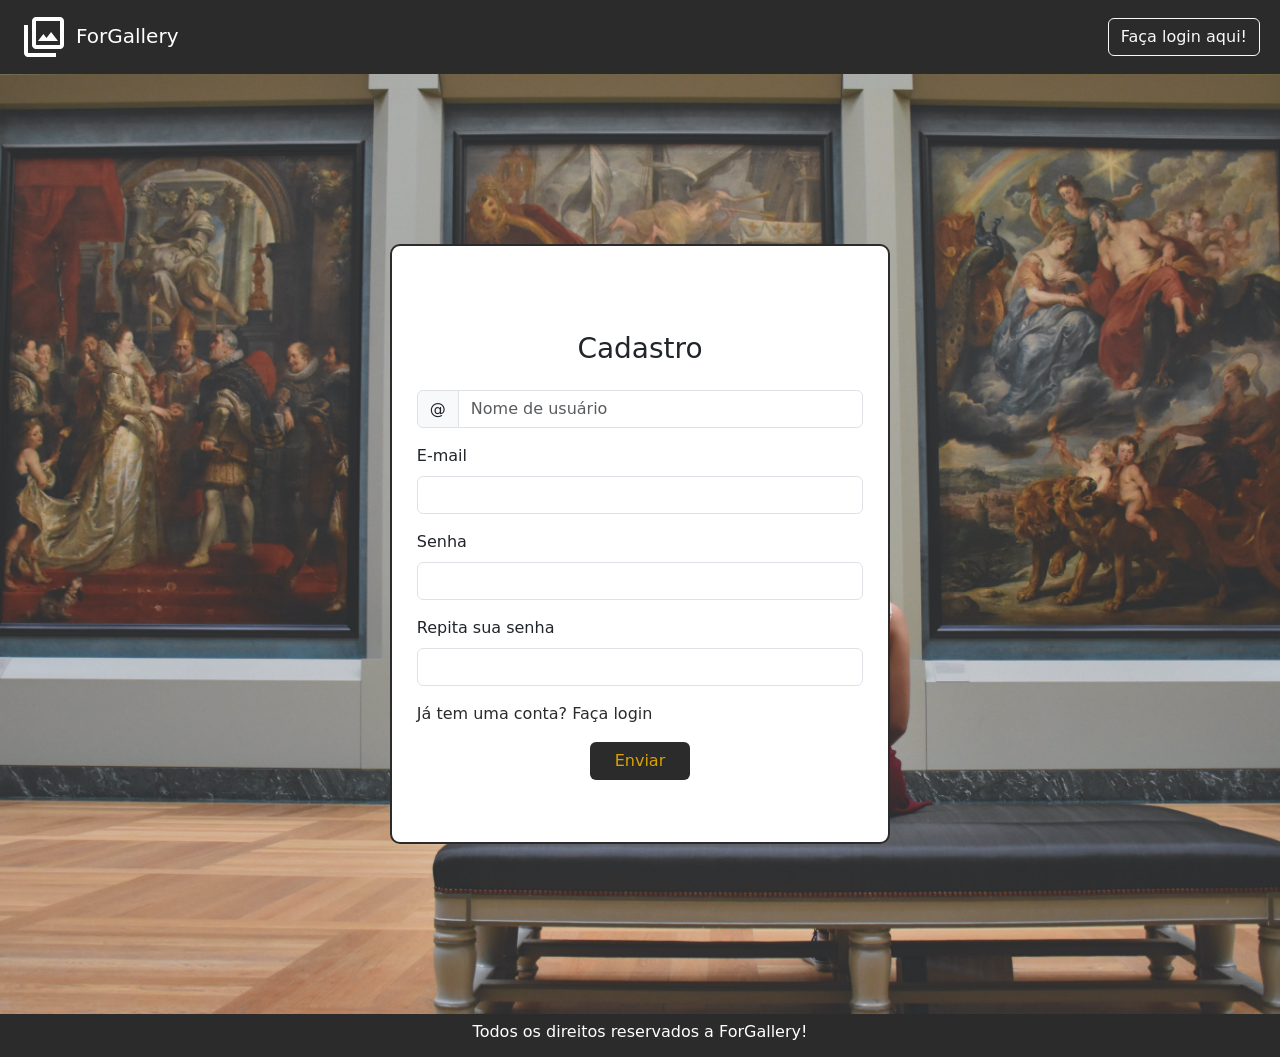
<file: pages/pagesLogin/cadastro.html>
<!DOCTYPE html>
<html lang="en">
<head>
    <meta charset="UTF-8">
    <meta http-equiv="X-UA-Compatible" content="IE=edge">
    <meta name="viewport" content="width=device-width, initial-scale=1.0">

    <link rel="shortcut icon" href="../../images/imagesLogin/logo/logo.svg" type="image/x-icon">
    <link href="https://cdn.jsdelivr.net/npm/bootstrap@5.3.2/dist/css/bootstrap.min.css" rel="stylesheet" integrity="sha384-T3c6CoIi6uLrA9TneNEoa7RxnatzjcDSCmG1MXxSR1GAsXEV/Dwwykc2MPK8M2HN" crossorigin="anonymous">
    <link rel="stylesheet" href="../../style/stylesLogin/geral.css">
    <link rel="stylesheet" href="../../style/stylesLogin/cadastro.css" >

    <title>ForGallery - Cadastro</title>
</head>
<body>
    <div id="root" class="container-fluid p-0 m-0">
        <header>
            <nav class="navbar navbar-expand-lg p-2">
                <div class="container-fluid">
                  <a class="navbar-brand" style="color: var(--branco);" href="../../index.html"><img src="../../images/imagesLogin/logo/logo.svg" class="me-2" style="width: 3rem;" alt="">ForGallery</a>
                  <button class="navbar-toggler" type="button" data-bs-toggle="collapse" data-bs-target="#navbarSupportedContent" aria-controls="navbarSupportedContent" aria-expanded="false" aria-label="Toggle navigation">
                    <svg xmlns="http://www.w3.org/2000/svg" width="25" height="25" fill="white" class="bi bi-list" viewBox="0 0 16 16">
                      <path fill-rule="evenodd" d="M2.5 12a.5.5 0 0 1 .5-.5h10a.5.5 0 0 1 0 1H3a.5.5 0 0 1-.5-.5m0-4a.5.5 0 0 1 .5-.5h10a.5.5 0 0 1 0 1H3a.5.5 0 0 1-.5-.5m0-4a.5.5 0 0 1 .5-.5h10a.5.5 0 0 1 0 1H3a.5.5 0 0 1-.5-.5"/>
                    </svg>
                  </button>
                  <div class="collapse navbar-collapse" id="navbarSupportedContent">
                    <ul class="navbar-nav me-auto mb-2 mb-lg-0"></ul>
                    <form id="buttonHeader" class="d-flex" role="search">
                      <a href="../../pages/login.html">
                        <button class="btn btn-outline-light" type="button">Faça login aqui!</button>
                      </a>
                    </form>
                  </div>
                </div>
              </nav>
        </header>

        <main>
            <div id="cadastro" class="container-fluid p-0 m-0 d-flex justify-content-center">
                <div id="alinhamentoCadastro" class="d-flex justify-content-center align-items-center flex-column">
                    <h3 class="text-center my-4">Cadastro</h3>
                    <form>
                        <div class="input-group flex-nowrap mb-3">
                            <span class="input-group-text" id="addon-wrapping">@</span>
                            <input type="text" class="form-control" placeholder="Nome de usuário" aria-label="Username" aria-describedby="addon-wrapping">
                          </div>
                        <div class="mb-3">
                          <label for="exampleInputEmail1" class="form-label">E-mail</label>
                          <input type="email" class="form-control" id="exampleInputEmail1" aria-describedby="emailHelp">
                        </div>
                        <div class="mb-3">
                          <label for="exampleInputPassword1" class="form-label">Senha</label>
                          <input type="password" class="form-control" id="exampleInputPassword1">
                        </div>
                        <div class="mb-3">
                            <label for="exampleInputPassword1" class="form-label">Repita sua senha</label>
                            <input type="password" class="form-control" id="exampleInputPassword1">
                        </div>
                        <div id="links" class="mb-3">
                            <a href="../../pages/login.html">Já tem uma conta? Faça login</a>
                        </div>
                        <div id="btnLogin" class="d-flex justify-content-center">
                            <button type="submit" class="btn">Enviar</button>
                        </div> 
                      </form>
                </div>
            </div>
        </main>

        <footer class="text-center py-2">
            <h6>Todos os direitos reservados a ForGallery!</h6>
        </footer>
    </div>

    <script src="https://cdn.jsdelivr.net/npm/@popperjs/core@2.11.8/dist/umd/popper.min.js" integrity="sha384-I7E8VVD/ismYTF4hNIPjVp/Zjvgyol6VFvRkX/vR+Vc4jQkC+hVqc2pM8ODewa9r" crossorigin="anonymous"></script>
    <script src="https://cdn.jsdelivr.net/npm/bootstrap@5.3.2/dist/js/bootstrap.min.js" integrity="sha384-BBtl+eGJRgqQAUMxJ7pMwbEyER4l1g+O15P+16Ep7Q9Q+zqX6gSbd85u4mG4QzX+" crossorigin="anonymous"></script>
</body>
</html>
</file>
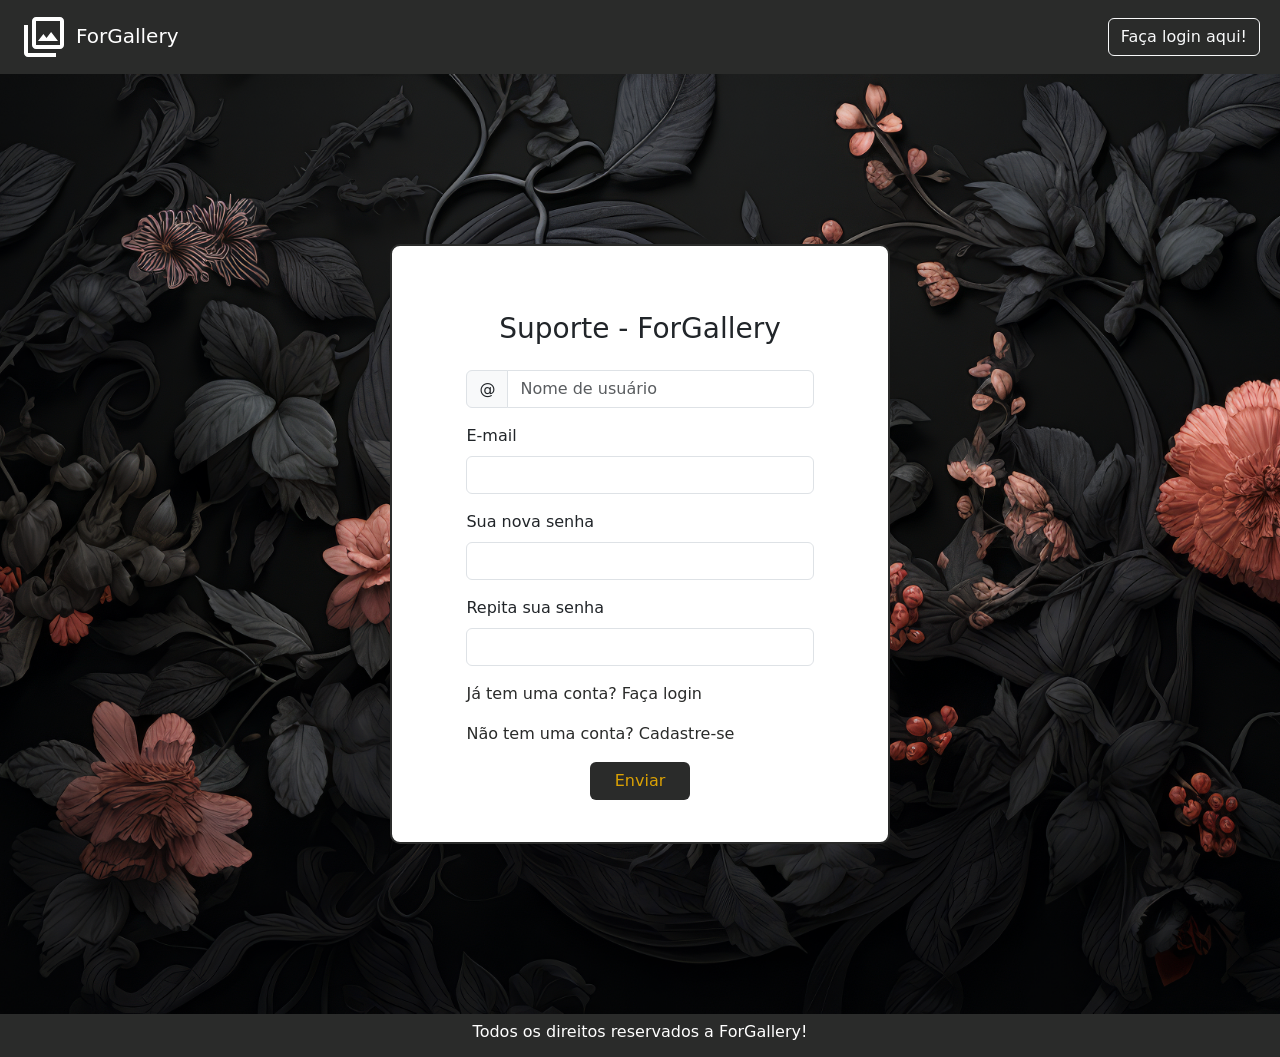
<file: pages/pagesLogin/esqueciASenha.html>
<!DOCTYPE html>
<html lang="en">
<head>
    <meta charset="UTF-8">
    <meta http-equiv="X-UA-Compatible" content="IE=edge">
    <meta name="viewport" content="width=device-width, initial-scale=1.0">

    <link rel="shortcut icon" href="../../images/imagesLogin/logo/logo.svg" type="image/x-icon">
    <link href="https://cdn.jsdelivr.net/npm/bootstrap@5.3.2/dist/css/bootstrap.min.css" rel="stylesheet" integrity="sha384-T3c6CoIi6uLrA9TneNEoa7RxnatzjcDSCmG1MXxSR1GAsXEV/Dwwykc2MPK8M2HN" crossorigin="anonymous">
    <link rel="stylesheet" href="../../style/stylesLogin/geral.css">
    <link rel="stylesheet" href="../../style/stylesLogin/esqueciASenha.css">

    <title>ForGallery - Suporte</title>
</head>
<body>
    <div id="root" class="container-fluid p-0 m-0">
        <header>
            <nav class="navbar navbar-expand-lg p-2">
                <div class="container-fluid">
                  <a class="navbar-brand" style="color: var(--branco);" href="../../index.html"><img src="../../images/imagesLogin/logo/logo.svg" class="me-2" style="width: 3rem;" alt="">ForGallery</a>
                  <button class="navbar-toggler" type="button" data-bs-toggle="collapse" data-bs-target="#navbarSupportedContent" aria-controls="navbarSupportedContent" aria-expanded="false" aria-label="Toggle navigation">
                    <svg xmlns="http://www.w3.org/2000/svg" width="25" height="25" fill="white" class="bi bi-list" viewBox="0 0 16 16">
                      <path fill-rule="evenodd" d="M2.5 12a.5.5 0 0 1 .5-.5h10a.5.5 0 0 1 0 1H3a.5.5 0 0 1-.5-.5m0-4a.5.5 0 0 1 .5-.5h10a.5.5 0 0 1 0 1H3a.5.5 0 0 1-.5-.5m0-4a.5.5 0 0 1 .5-.5h10a.5.5 0 0 1 0 1H3a.5.5 0 0 1-.5-.5"/>
                    </svg>
                  </button>
                  <div class="collapse navbar-collapse" id="navbarSupportedContent">
                    <ul class="navbar-nav me-auto mb-2 mb-lg-0"></ul>
                    <form id="buttonHeader" class="d-flex" role="search">
                      <a href="../../pages/login.html">
                        <button class="btn btn-outline-light" type="button">Faça login aqui!</button>
                      </a>
                    </form>
                  </div>
                </div>
              </nav>
        </header>

        <main>
            <div id="esqueciASenha" class="container-fluid m-0 p-0 d-flex justify-content-center">
                <div id="alinhamentoSenha" class="d-flex justify-content-center align-items-center flex-column">
                    <h3 class="text-center my-4">Suporte - ForGallery</h3>
                    <form>
                        <div class="input-group flex-nowrap mb-3">
                            <span class="input-group-text" id="addon-wrapping">@</span>
                            <input type="text" class="form-control" placeholder="Nome de usuário" aria-label="Username" aria-describedby="addon-wrapping">
                          </div>
                        <div class="mb-3">
                          <label for="exampleInputEmail1" class="form-label">E-mail</label>
                          <input type="email" class="form-control" id="exampleInputEmail1" aria-describedby="emailHelp">
                        </div>
                        <div class="mb-3">
                          <label for="exampleInputPassword1" class="form-label">Sua nova senha</label>
                          <input type="password" class="form-control" id="exampleInputPassword1">
                        </div>
                        <div class="mb-3">
                            <label for="exampleInputPassword1" class="form-label">Repita sua senha</label>
                            <input type="password" class="form-control" id="exampleInputPassword1">
                        </div>
                        <div id="links" class="mb-3">
                            <a href="../../pages/login.html">Já tem uma conta? Faça login</a>
                        </div>
                        <div id="links2" class="mb-3">
                            <a href="../../pages/pagesLogin/cadastro.html">Não tem uma conta? Cadastre-se</a>
                        </div>
                        <div id="btnLogin" class="d-flex justify-content-center">
                            <button type="submit" class="btn">Enviar</button>
                        </div> 
                      </form>
                </div>
            </div>
        </main>

        <footer class="text-center py-2">
            <h6>Todos os direitos reservados a ForGallery!</h6>
        </footer>
    </div>

    <script src="https://cdn.jsdelivr.net/npm/@popperjs/core@2.11.8/dist/umd/popper.min.js" integrity="sha384-I7E8VVD/ismYTF4hNIPjVp/Zjvgyol6VFvRkX/vR+Vc4jQkC+hVqc2pM8ODewa9r" crossorigin="anonymous"></script>
    <script src="https://cdn.jsdelivr.net/npm/bootstrap@5.3.2/dist/js/bootstrap.min.js" integrity="sha384-BBtl+eGJRgqQAUMxJ7pMwbEyER4l1g+O15P+16Ep7Q9Q+zqX6gSbd85u4mG4QzX+" crossorigin="anonymous"></script>
</body>
</html>
</file>
<file: style/style.css>
:root {
    --preto: #2A2B2A;
    --amarelo: #dba204;
    --amareloTransparente: #dba204a9;
    --branco: #ffffff;
}

/* geral */

header, footer {
    background-color: var(--preto);
}

.nav-link, footer {
    color: var(--branco)!important;
}

.nav-link:hover {
    color: var(--amarelo)!important;
    transition: 1s!important;
}

.navbar-toggler:focus {
    box-shadow: 0 0 0 var(--bs-navbar-toggler-focus-width) var(--amarelo);
}

button a {
    text-decoration: none;
    color: var(--branco);
}

button a:hover {
    color: var(--preto);
    transition: 0.5s;
}

/* index */

#bannerSection {
    height: 700px;
    background-image: url(../images/banners/bannerHome.jpg);
    background-size: cover;
    background-position: top;
    background-repeat: no-repeat;
}

#infoBanner {
    width: 500px;
    padding: 2rem;
    background-color: var(--amareloTransparente);
    backdrop-filter: blur(3px);
    color: var(--branco);
}

#imgObras {
    box-shadow: 6px 6px 6px var(--preto);
}

/* quadros */

#bannerQuadros {
    height: 700px;
    background-image: url(../images/banners/bannerQuadros.jpg);
    background-size: cover;
    background-position: top;
    background-repeat: no-repeat;
}

/* catálogo */

#bannerCatalogo {
    height: 700px;
    background-image: url(../images/banners/bannerCatalogo.jpg);
    background-size: cover;
    background-position: top;
    background-repeat: no-repeat;
}

#infoBannerCatalogo {
    width: 500px;
    padding: 2rem;
    background-color: var(--amareloTransparente);
    backdrop-filter: blur(3px);
}


.card button, #form button, #btnListar {
    background-color: var(--preto);
    color: var(--amarelo);
    border: none;
}

#btnListar {
    border-radius: 5px;
}

#btnForm {
    background-color: var(--amarelo);
    color: var(--branco);
}

#btnListar:hover {
    background-color: var(--amarelo);
    color: var(--preto);
    transition: 0.5s;
}

.card button:hover, #form button:hover {
    background-color: var(--amarelo);
    color: var(--preto);
    transition: 0.5s;
}

.card button:active, #form button:active {
    background-color: var(--branco)!important;
    color: var(--amarelo)!important;
}

/* carrinho */

.cart-table {
    width: 100%;
    border-collapse: collapse;
  }
  
  .table-head-item {
    text-align: center;
    border-bottom: 1px solid var(--preto);
    padding-bottom: 6px;
    text-transform: uppercase;
  }
  
  .second-col,
  .third-col {
    width: 26%;
  }
  
  .cart-product td {
    padding: 8px 0;
  }
  
  .product-identification {
    display: flex;
    align-items: center;
  }
  
  .cart-product-image {
    width: 150px;
    height: 100px;
  }
  
  .cart-product-title {
    margin-left: 16px;
    font-size: 18px;
  }

  .product-qtd-input {
    width: 48px;
    height: 34px;
    border-radius: 6px;
    border: 2px solid var(--preto);
    text-align: center;
    background: #eee;
  }
  
  .remove-product-button {
    margin-left: 12px;
    background: #ff0000;
    color: var(--branco);
    padding: 10px 8px;
    border: 0;
    border-radius: 6px;
  
    transition: filter 0.2s;
  }
  
  .remove-product-button:hover {
    filter: brightness(0.8);
  }
  
  .cart-total-container {
    border-top: 1px solid var(--preto);
    text-align: end;
    padding: 6px 16px 0 0;
    font-size: 18px;
  }
  
  .cart-total-container strong {
    margin-right: 12px;
  }
  
  .purchase-button {
    display: flex;
    margin: 24px auto 0;
    background: var(--amarelo);
    color: var(--preto);
    border: 0;
    border-radius: 6px;
    padding: 16px 20px;
    text-transform: uppercase;
    font-size: 20px;
    font-weight: bold;
  
    transition: filter 0.2s;
  }
  
  .purchase-button:hover {
    filter: brightness(0.8);
  }

  @media (max-width: 584px) {
  .movie-title-large {
    font-size: 36px;
  }

  .schedule-item {
    flex-wrap: wrap;
    text-align: center;
  }

  .schedule-item + .schedule-item {
    margin-top: 12px;
  }

  .show-date,
  .show-place {
    width: 32%;
    padding: 4px;
  }

  .show-city {
    width: 33%;
    padding: 4px;
  }

  .buy-ticket-button {
    width: 60%;
    margin-top: 12px;
    padding: 12px 2px;
  }


  .products-container {
    justify-content: center;
  }

  .product-identification {
    flex-direction: column;
    align-items: flex-start;
  }

  .cart-product-title {
    margin-top: 6px;
  }

  .product-qtd-input {
    display: block;
    margin: 0 auto;
  }

  .remove-product-button {
    display: block;
    margin: 8px auto 0;
  }
}

/* sobreNos */

#tabela{
    border: #302727;
    border-radius: 15px ;
    box-shadow: 8px 8px 8px #3027279a;
}

th{
    height: 30px;
    text-align: center;
    background-color: var(--preto)!important;
    color: var(--branco)!important;
}

th:hover{
    background-color: var(--amarelo)!important;
    transition: 0.5s;
}

th:empty{
    border: none!important;
    background-color: transparent!important;
}

th, td{
    text-align: center;
    border: 1px solid black;
}

#horarios td, #horarios th{
    height: 50px;
}

td:hover{
    background-color: #dba20499!important;
    transition: 0.5s;
}

/* formulario */

#formulario {
    min-height: 100vh;
    background-image: url(../images/banners/bannerForm.jpg);
    background-size: cover;
    background-position: center;
    background-repeat: no-repeat;
}

#formAlinhamento input{
    width: 400px;
    background-color: var(--branco);
}

#formAlinhamento {
    margin: 160px 0px;
    width: 500px;
    height: 400px;
    border-radius: 10px;
    border: 2px solid black;
    background-color: #2a2b2aab;
    color: var(--amarelo);
}

#formAlinhamento textarea {
  width: 400px;
  height: 100px;
}

#form button {
    width: 100px;
    height: 30px;
    border-radius: 5px;
}
</file>
<file: style/stylesLogin/geral.css>
:root {
    --preto: #2A2B2A;
    --amarelo: #dba204;
    --amareloTransparente: #dba20488;
    --branco: #ffffff;
}

header, footer {
    background-color: var(--preto);
}

.nav-link, footer {
    color: var(--branco)!important;
}

#buttonHeader a {
    text-decoration: none;
    color: var(--branco);
}

#buttonHeader a:hover {
    color: var(--preto);
}

.navbar-toggler:focus {
    box-shadow: 0 0 0 var(--bs-navbar-toggler-focus-width) var(--amarelo);
}

form a {
    text-decoration: none;
    color: var(--preto);
}

form a:hover {
    color: var(--amarelo);
    transition: 0.5s;
}

#btnLogin button {
    width: 100px;
    background-color: var(--preto);
    color: var(--amarelo);
}

#btnLogin button:hover {
    background-color: var(--amarelo);
    color: var(--preto);
    transition: 0.5;
}
</file>
<file: style/stylesLogin/login.css>
main {
    background-image: url(../../images/imagesLogin/fundo2.png);
    background-size: cover;
    background-repeat: no-repeat;
    background-position: center;
}

#alinhamentoForm {
    width: 500px;
    height: 600px;
    margin: 170px 0px;
    border-radius: 10px;
    border: 2px solid var(--preto);
    background-color: var(--branco);
}

#alinhamentoForm form {
    width: 90%;
}
</file>
<file: style/stylesLogin/cadastro.css>
main {
    background-image: url(../../images/imagesLogin/fundo1.jpg);
    background-size: cover;
    background-repeat: no-repeat;
    background-position: center;
}

#alinhamentoCadastro {
    width: 500px;
    height: 600px;
    margin: 170px 0px;
    border-radius: 10px;
    border: 2px solid var(--preto);
    background-color: var(--branco);
}

#alinhamentoCadastro form {
    width: 90%;
}
</file>
<file: style/stylesLogin/esqueciASenha.css>
main {
    background-image: url(../../images/imagesLogin/fundo2.png);
    background-size: cover;
    background-repeat: no-repeat;
    background-position: center;
}

#alinhamentoSenha {
    width: 500px;
    height: 600px;
    margin: 170px 0px;
    border-radius: 10px;
    border: 2px solid var(--preto);
    background-color: var(--branco);
}

#alinhamentoSenha form {
    width: 70%;
}
</file>
